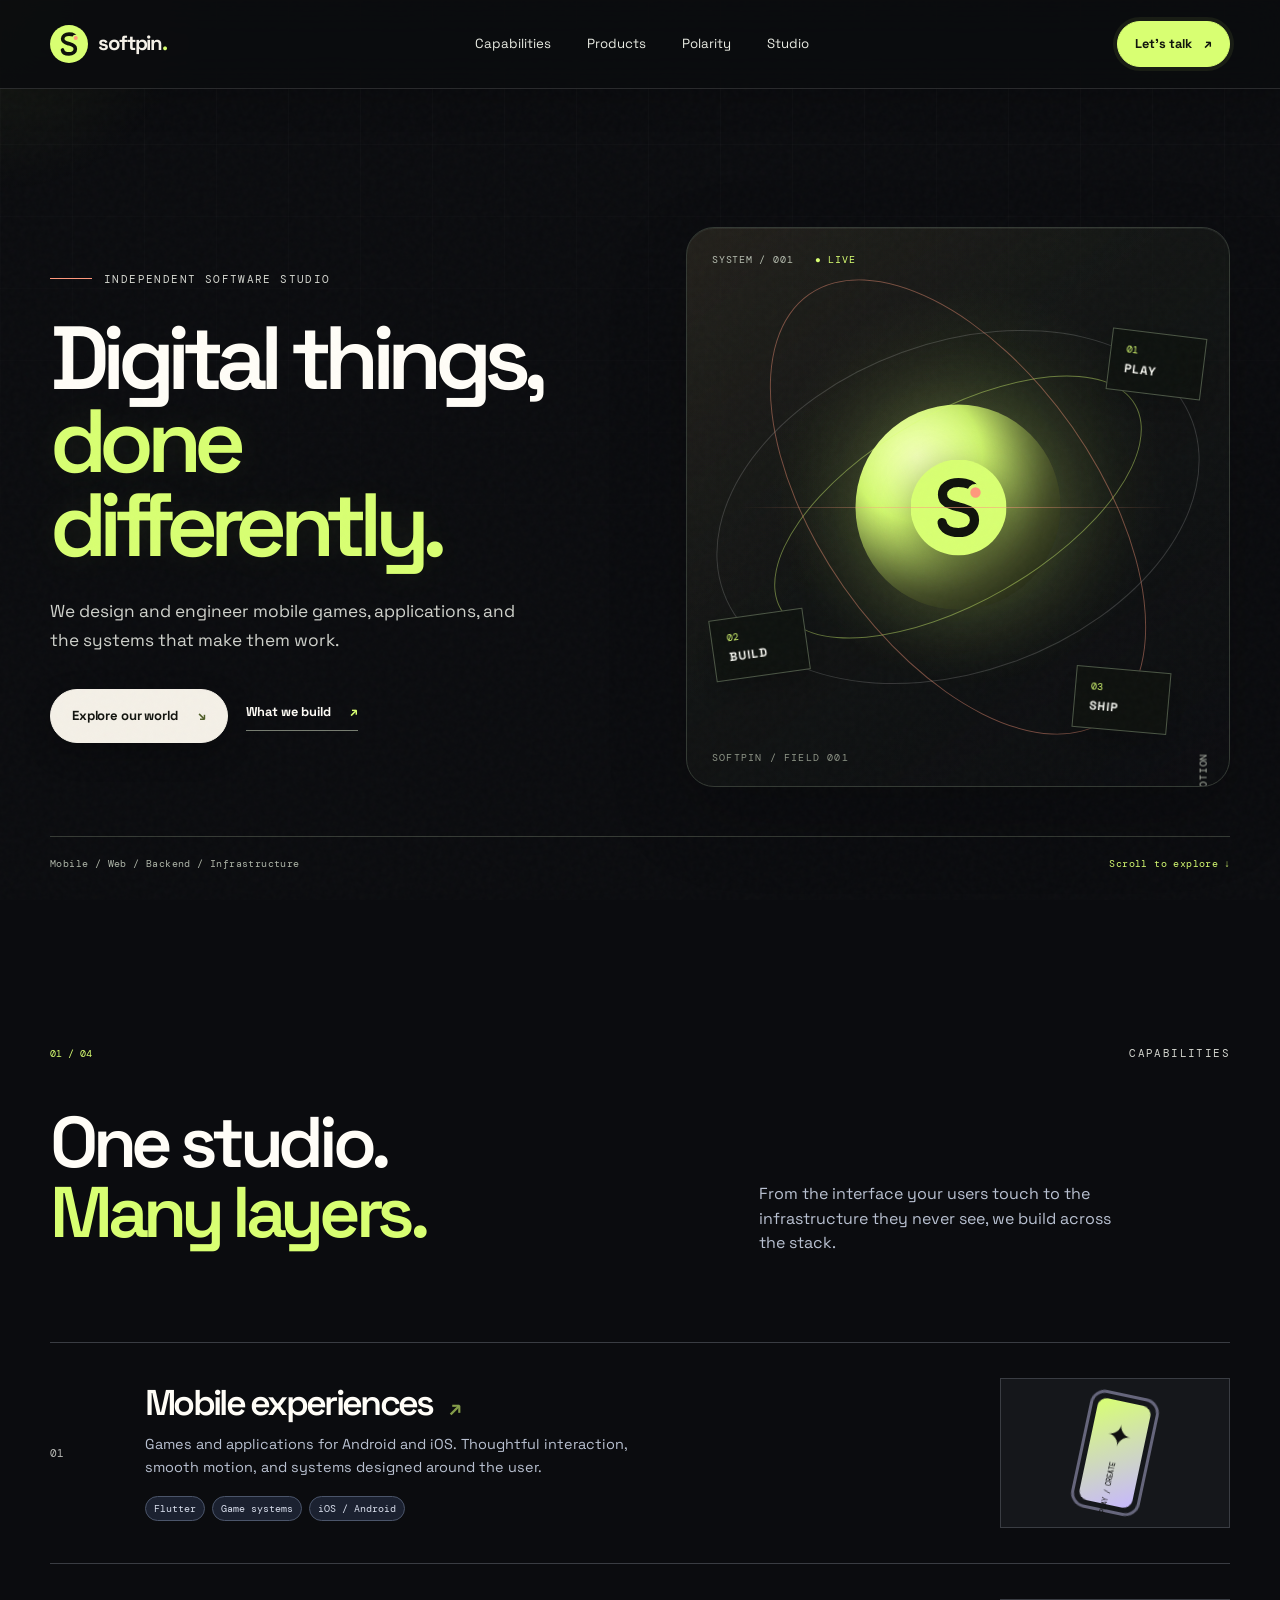
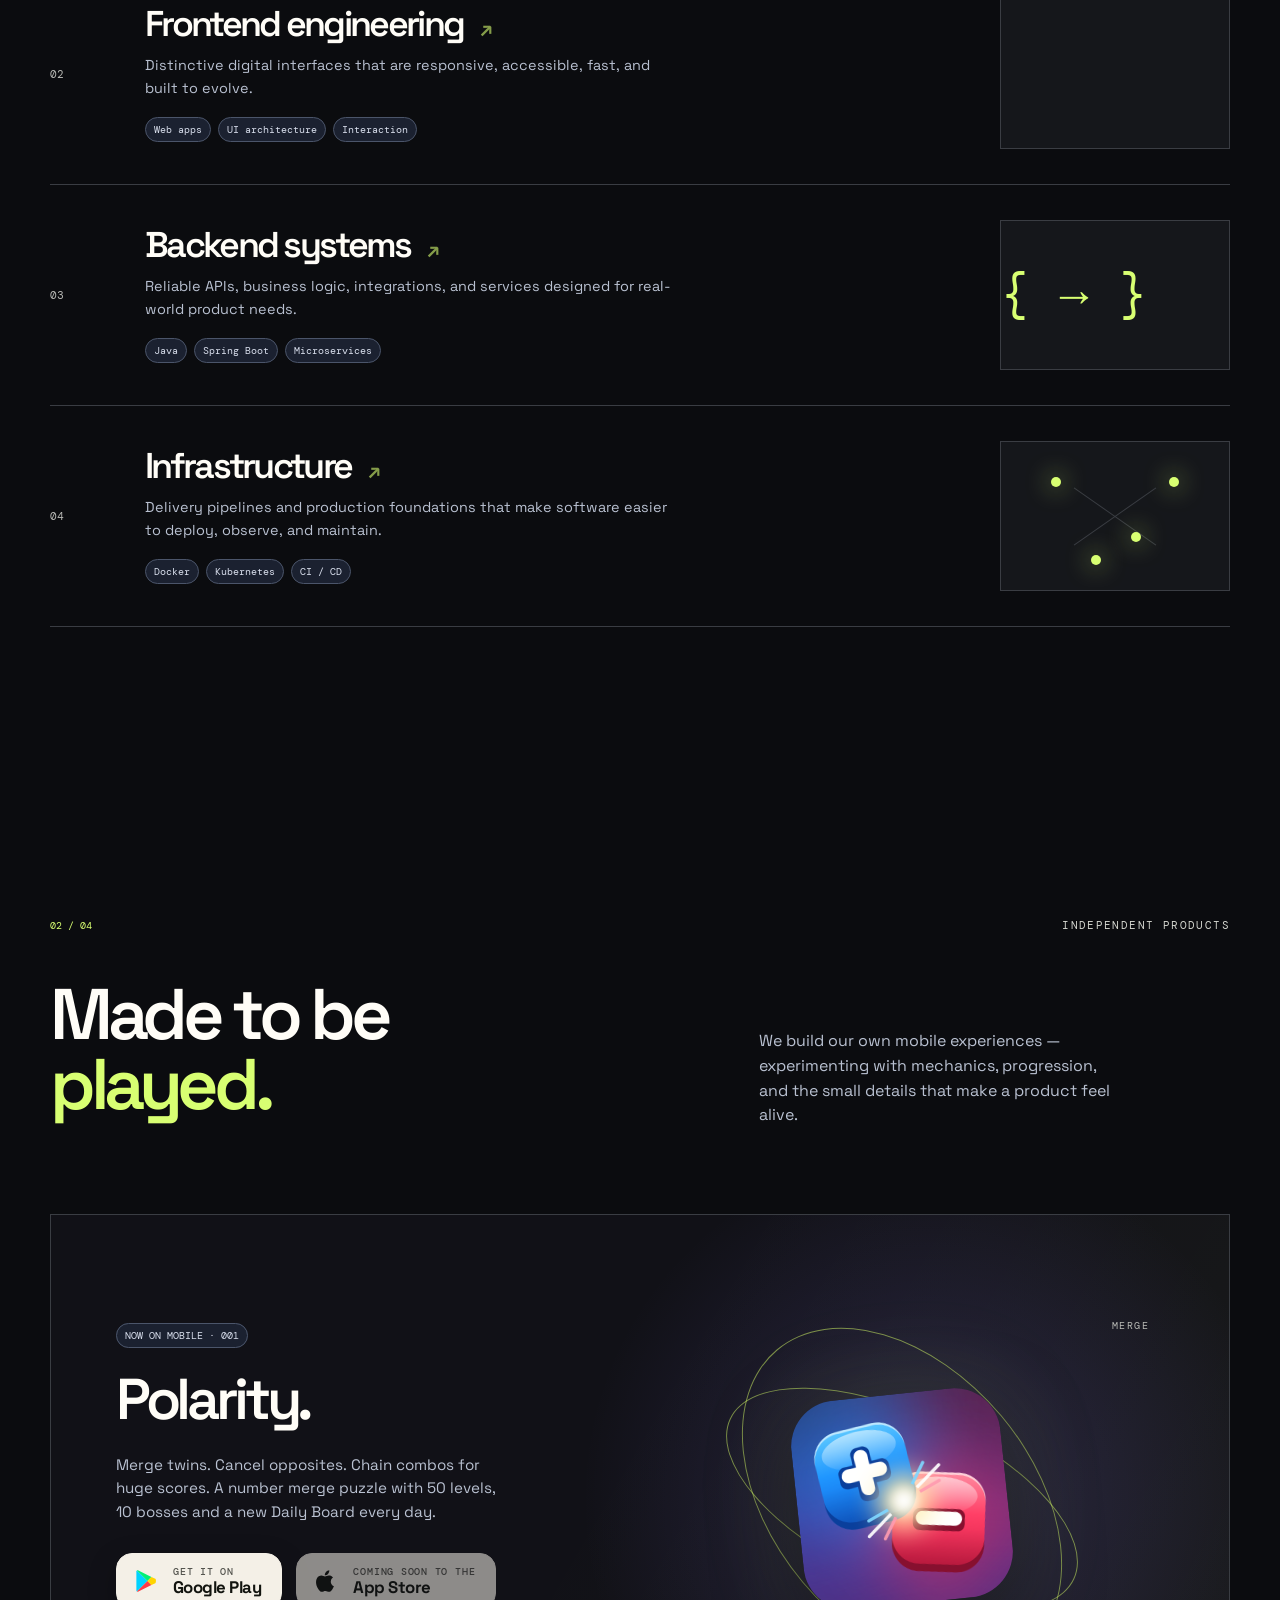
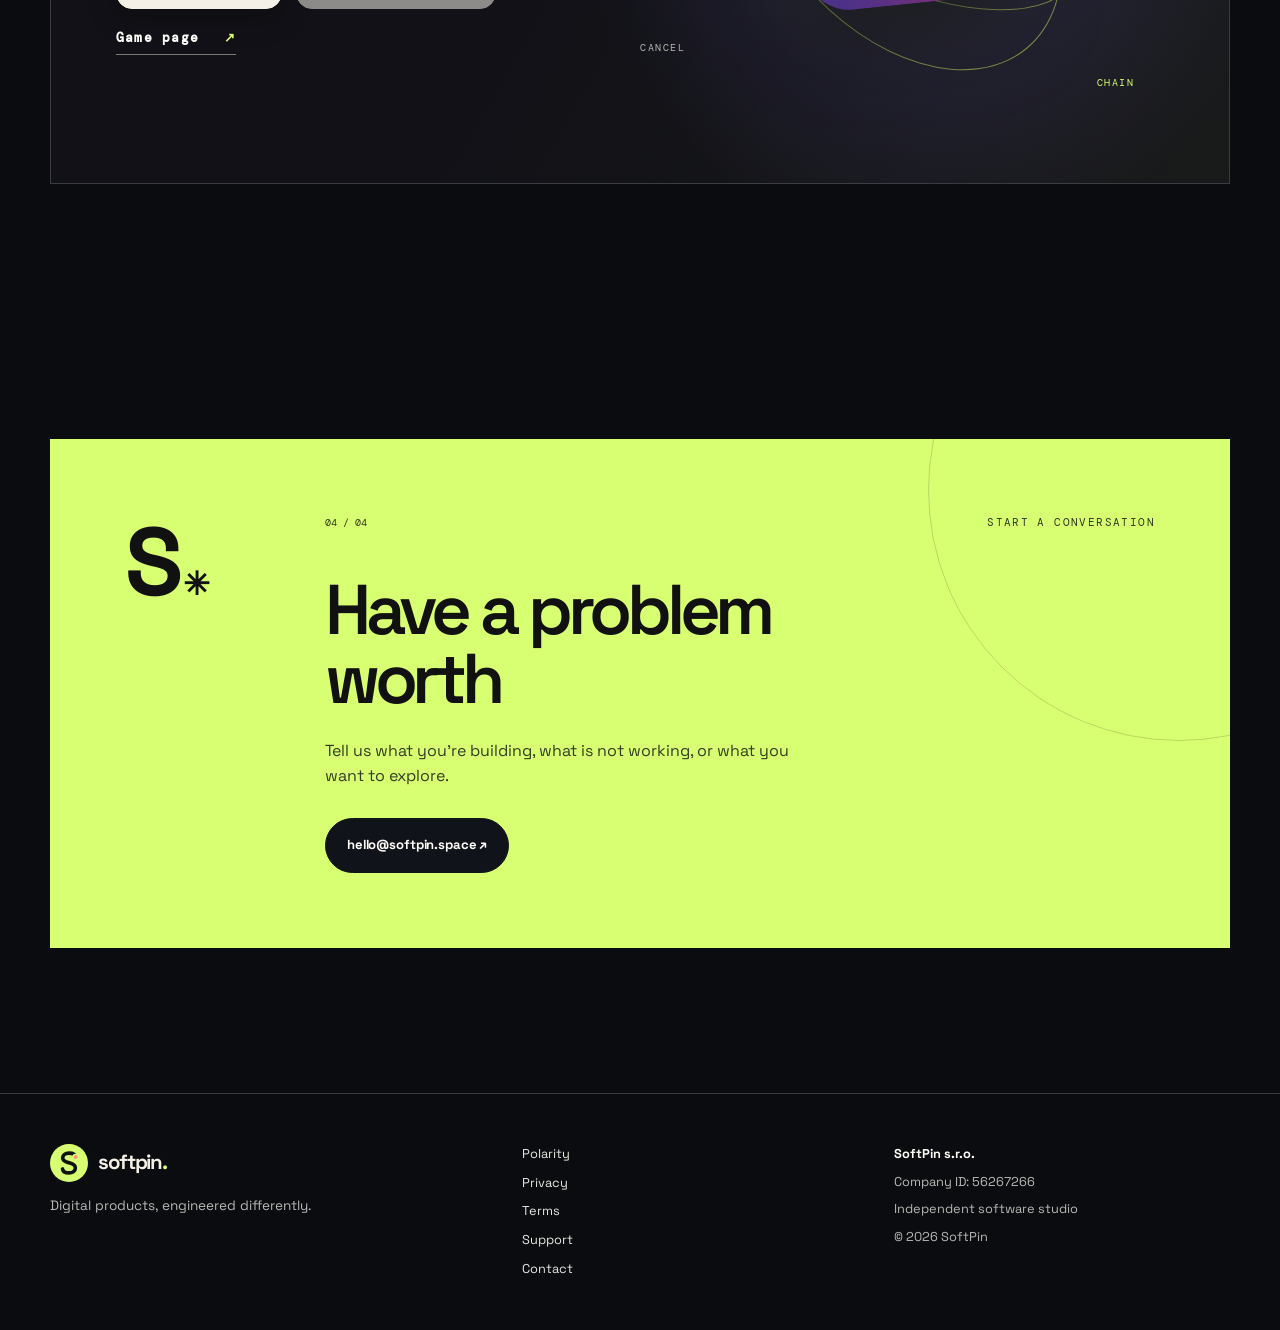
<file: index.html>
<!doctype html>
<html lang="en">
<head>
  <meta charset="utf-8">
  <meta name="viewport" content="width=device-width, initial-scale=1">
  <meta name="description" content="SoftPin creates mobile games, digital products, software systems, and infrastructure.">
  <meta name="theme-color" content="#09090d">
  <title>SoftPin — Digital products, engineered differently.</title>
  <link rel="icon" href="assets/favicon.svg" type="image/svg+xml">
  <link rel="apple-touch-icon" href="assets/polarity-touch-icon.png"><meta property="og:title" content="SoftPin — Digital products, engineered differently."><meta property="og:description" content="Independent software studio. Home of the mobile game Polarity."><meta property="og:type" content="website"><link rel="stylesheet" href="css/styles.css">
</head>
<body>
  <div class="noise" aria-hidden="true"></div>
  <div class="cursor-glow" aria-hidden="true"></div>

  <header class="header">
    <div class="container nav">
      <a class="logo" href="#top"><img class="logo-mark" src="assets/logo-mark.svg" alt="" width="38" height="38"><span>softpin<span class="logo-dot">.</span></span></a>
      <div class="nav-center">
        <a href="#services">Capabilities</a>
        <a href="#products">Products</a>
        <a href="polarity.html">Polarity</a>
        <a href="#about">Studio</a>
      </div>
      <a class="nav-cta" href="#contact">Let's talk <span>↗</span></a>
      <button class="menu-toggle" aria-label="Toggle menu" aria-expanded="false">☰</button>
    </div>
  </header>

  <main id="top">
    <section class="hero">
      <div class="container hero-layout">
        <div class="hero-copy reveal">
          <div class="eyebrow"><span class="eyebrow-line"></span> Independent software studio</div>
          <h1>Digital things,<br><em>done differently.</em></h1>
          <p class="hero-lead">We design and engineer mobile games, applications, and the systems that make them work.</p>
          <div class="hero-buttons">
            <a class="btn btn-light" href="#products">Explore our world <span>↘</span></a>
            <a class="text-link" href="#services">What we build <span>↗</span></a>
          </div>
        </div>

        <div class="hero-visual reveal delay-1" aria-label="Animated abstract software system visualization">
          <div class="visual-label label-top">SYSTEM / 001 <span>● LIVE</span></div>
          <div class="visual-label label-bottom">IDEAS INTO MOTION</div>
          <div class="planet planet-main"><div class="planet-core"><img src="assets/logo-mark.svg" alt="" width="96" height="96"></div></div>
          <div class="orbit orbit-a"></div>
          <div class="orbit orbit-b"></div>
          <div class="orbit orbit-c"></div>
          <div class="node node-a"><span>01</span><strong>PLAY</strong></div>
          <div class="node node-b"><span>02</span><strong>BUILD</strong></div>
          <div class="node node-c"><span>03</span><strong>SHIP</strong></div>
          <div class="scanline"></div>
        </div>
      </div>
      <div class="container hero-bottom">
        <span>Mobile / Web / Backend / Infrastructure</span>
        <span class="scroll-hint">Scroll to explore ↓</span>
      </div>
    </section>

    <section id="services" class="section capabilities">
      <div class="container">
        <div class="section-top reveal"><span class="section-number">01 / 04</span><span class="eyebrow">Capabilities</span></div>
        <div class="heading-row reveal"><h2>One studio.<br><em>Many layers.</em></h2><p>From the interface your users touch to the infrastructure they never see, we build across the stack.</p></div>
        <div class="capability-list">
          <article class="capability reveal"><span class="cap-index">01</span><div class="cap-main"><h3>Mobile experiences <span>↗</span></h3><p>Games and applications for Android and iOS. Thoughtful interaction, smooth motion, and systems designed around the user.</p><div class="chips"><span>Flutter</span><span>Game systems</span><span>iOS / Android</span></div></div><div class="cap-art art-phone"><div class="mini-phone"><div class="mini-screen">✦<small>PLAY / CREATE</small></div></div></div></article>
          <article class="capability reveal"><span class="cap-index">02</span><div class="cap-main"><h3>Frontend engineering <span>↗</span></h3><p>Distinctive digital interfaces that are responsive, accessible, fast, and built to evolve.</p><div class="chips"><span>Web apps</span><span>UI architecture</span><span>Interaction</span></div></div><div class="cap-art art-grid"><span></span><span></span><span></span><span></span><span></span><span></span></div></article>
          <article class="capability reveal"><span class="cap-index">03</span><div class="cap-main"><h3>Backend systems <span>↗</span></h3><p>Reliable APIs, business logic, integrations, and services designed for real-world product needs.</p><div class="chips"><span>Java</span><span>Spring Boot</span><span>Microservices</span></div></div><div class="cap-art art-code"><span>{</span><span>→</span><span>}</span></div></article>
          <article class="capability reveal"><span class="cap-index">04</span><div class="cap-main"><h3>Infrastructure <span>↗</span></h3><p>Delivery pipelines and production foundations that make software easier to deploy, observe, and maintain.</p><div class="chips"><span>Docker</span><span>Kubernetes</span><span>CI / CD</span></div></div><div class="cap-art art-network"><i></i><i></i><i></i><i></i></div></article>
        </div>
      </div>
    </section>

    <section id="products" class="section products">
      <div class="container">
        <div class="section-top reveal"><span class="section-number">02 / 04</span><span class="eyebrow">Independent products</span></div>
        <div class="heading-row reveal"><h2>Made to be<br><em>played.</em></h2><p>We build our own mobile experiences — experimenting with mechanics, progression, and the small details that make a product feel alive.</p></div>
        <div class="product-stage reveal">
          <div class="product-backdrop"></div>
          <div class="product-copy"><span class="pill">NOW ON MOBILE · 001</span><h3>Polarity.</h3><p>Merge twins. Cancel opposites. Chain combos for huge scores. A number merge puzzle with 50 levels, 10 bosses and a new Daily Board every day.</p><div class="store-row"><a class="btn-store" href="https://play.google.com/store/apps/details?id=com.softpin.polarity" rel="noopener" data-store="google-play"><svg viewBox="0 0 24 24" aria-hidden="true"><path fill="#00d2ff" d="M3.600 2.300 13.400 12 3.600 21.700c-.3-.2-.5-.6-.5-1V3.300c0-.4.200-.8.500-1z"/><path fill="#00f076" d="m17 8.400-3.600 3.600L3.600 2.300c.4-.2.900-.2 1.400.1z"/><path fill="#ff3a44" d="m17 15.600-12 6c-.5.300-1 .3-1.400.1l9.800-9.700z"/><path fill="#ffd400" d="m20.600 10 0 0c.8.500.8 3.500 0 4l-3.600 1.600L13.400 12 17 8.400z"/></svg><span><small>Get it on</small><strong>Google Play</strong></span></a><span class="btn-store soon" aria-disabled="true"><svg viewBox="0 0 24 24" aria-hidden="true"><path fill="currentColor" d="M16.4 12.6c0-2.500 2-3.700 2.100-3.800-1.200-1.700-3-1.900-3.600-1.900-1.500-.2-3 .9-3.800.9-.8 0-2-.9-3.300-.9-1.700 0-3.300 1-4.100 2.500-1.800 3.100-.5 7.600 1.300 10.100.9 1.200 1.900 2.600 3.200 2.500 1.300-.1 1.800-.8 3.300-.8s2 .8 3.300.8c1.400 0 2.300-1.200 3.100-2.400 1-1.400 1.400-2.800 1.400-2.900-.1 0-2.900-1.100-2.900-4.100zM14 5.200c.7-.9 1.200-2 1-3.200-1 0-2.300.7-3 1.600-.7.8-1.200 2-1.100 3.100 1.100.1 2.300-.6 3.100-1.500z"/></svg><span><small>Coming soon to the</small><strong>App Store</strong></span></span></div><p class="game-note"><a class="text-link" href="polarity.html">Game page <span>↗</span></a></p></div><div class="game-art"><div class="game-ring ring-one"></div><div class="game-ring ring-two"></div><img class="game-icon" src="assets/polarity-icon.png" alt="Polarity app icon" width="210" height="210"><span class="floating-word word-one">MERGE</span><span class="floating-word word-two">CANCEL</span><span class="floating-word word-three">CHAIN</span></div>
        </div>
      </div>
    </section>

    <section id="contact" class="section contact">
      <div class="container contact-panel reveal">
        <div class="contact-mark">S<span>✳</span></div>
        <div><div class="section-top"><span class="section-number">04 / 04</span><span class="eyebrow">Start a conversation</span></div><h2>Have a problem<br>worth <em>solving?</em></h2><p>Tell us what you're building, what is not working, or what you want to explore.</p><a class="btn btn-light" href="mailto:hello@softpin.space">hello@softpin.space ↗</a></div>
      </div>
    </section>
  </main>

  <footer class="footer"><div class="container footer-grid"><div><a class="logo" href="#top"><img class="logo-mark" src="assets/logo-mark.svg" alt="" width="38" height="38"><span>softpin<span class="logo-dot">.</span></span></a><p>Digital products, engineered differently.</p></div><div class="footer-links"><a href="polarity.html">Polarity</a><a href="privacy-policy.html">Privacy</a><a href="terms.html">Terms</a><a href="support.html">Support</a><a href="mailto:hello@softpin.space">Contact</a></div><div class="footer-legal"><strong>SoftPin s.r.o.</strong><span>Company ID: 56267266</span><span>Independent software studio</span><span>© <span id="year"></span> SoftPin</span></div></div></footer>
  <script src="js/main.js"></script>
</body>
</html>
</file>
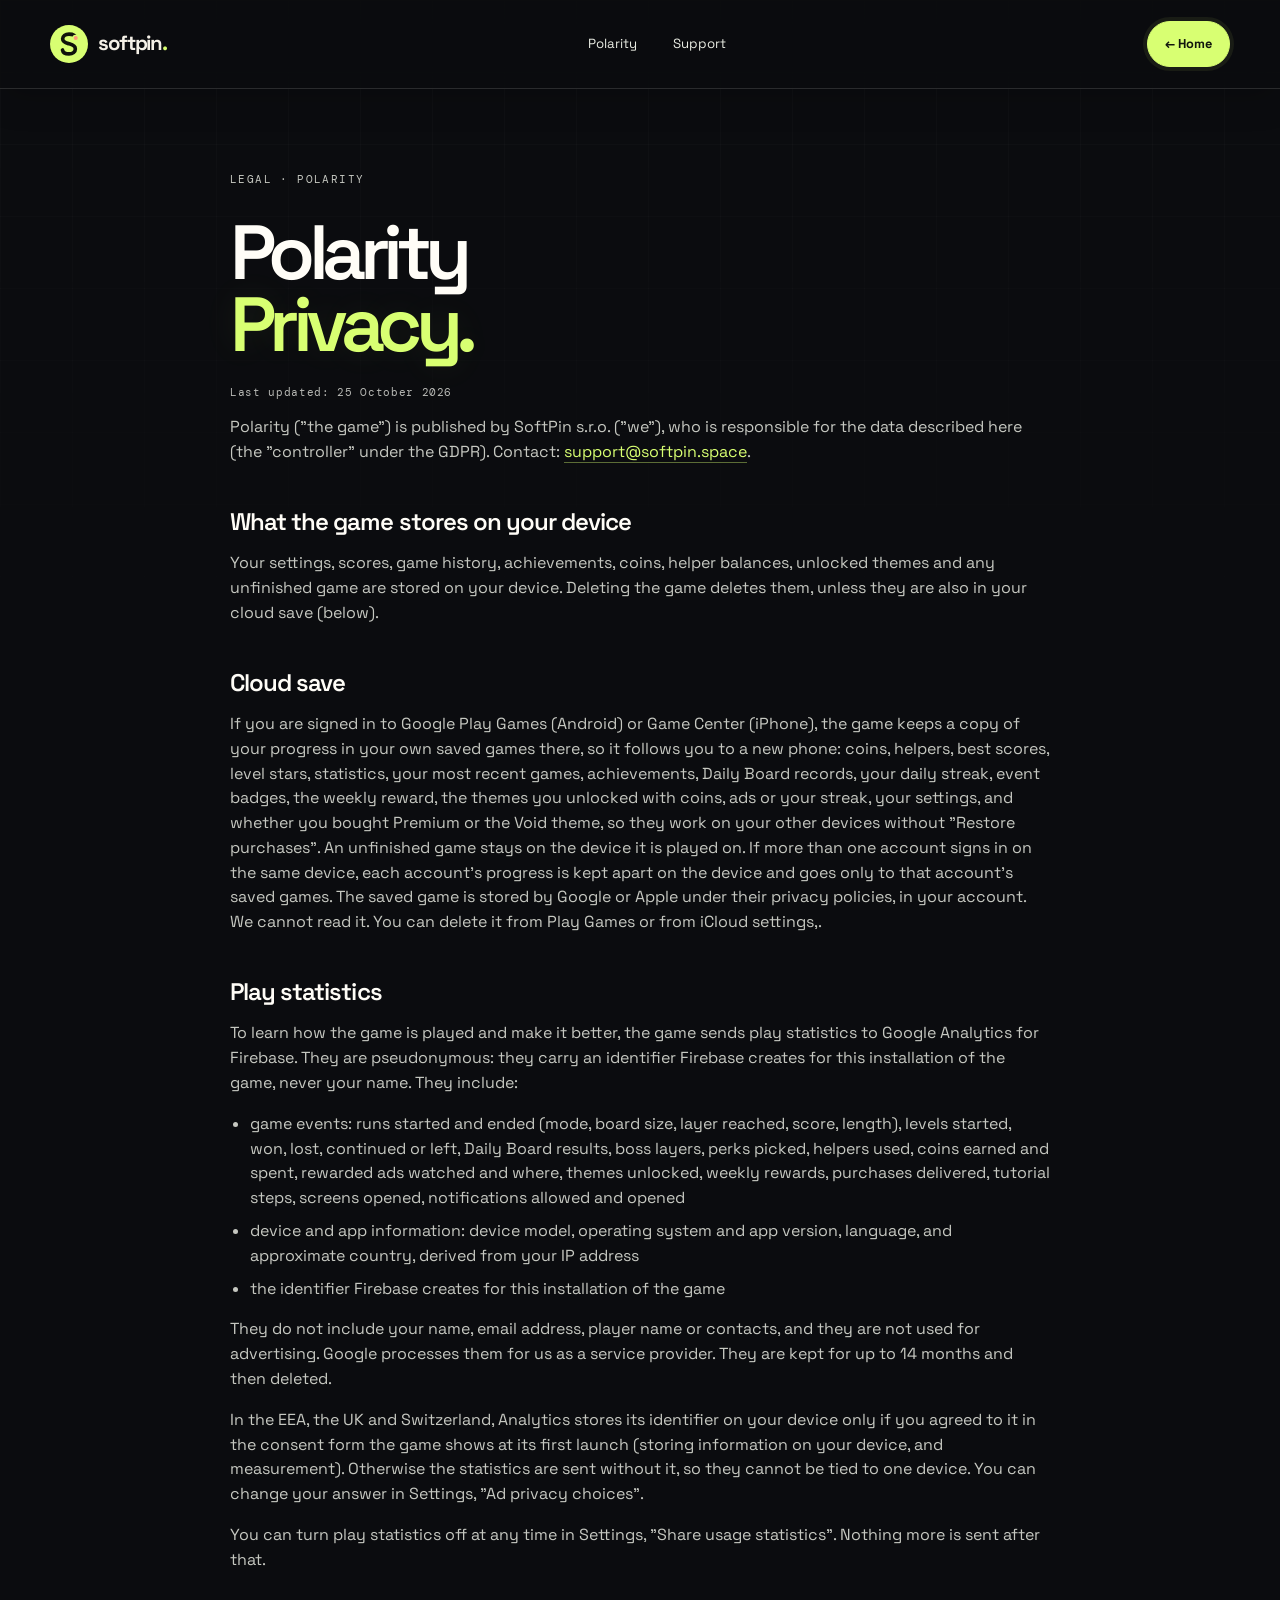
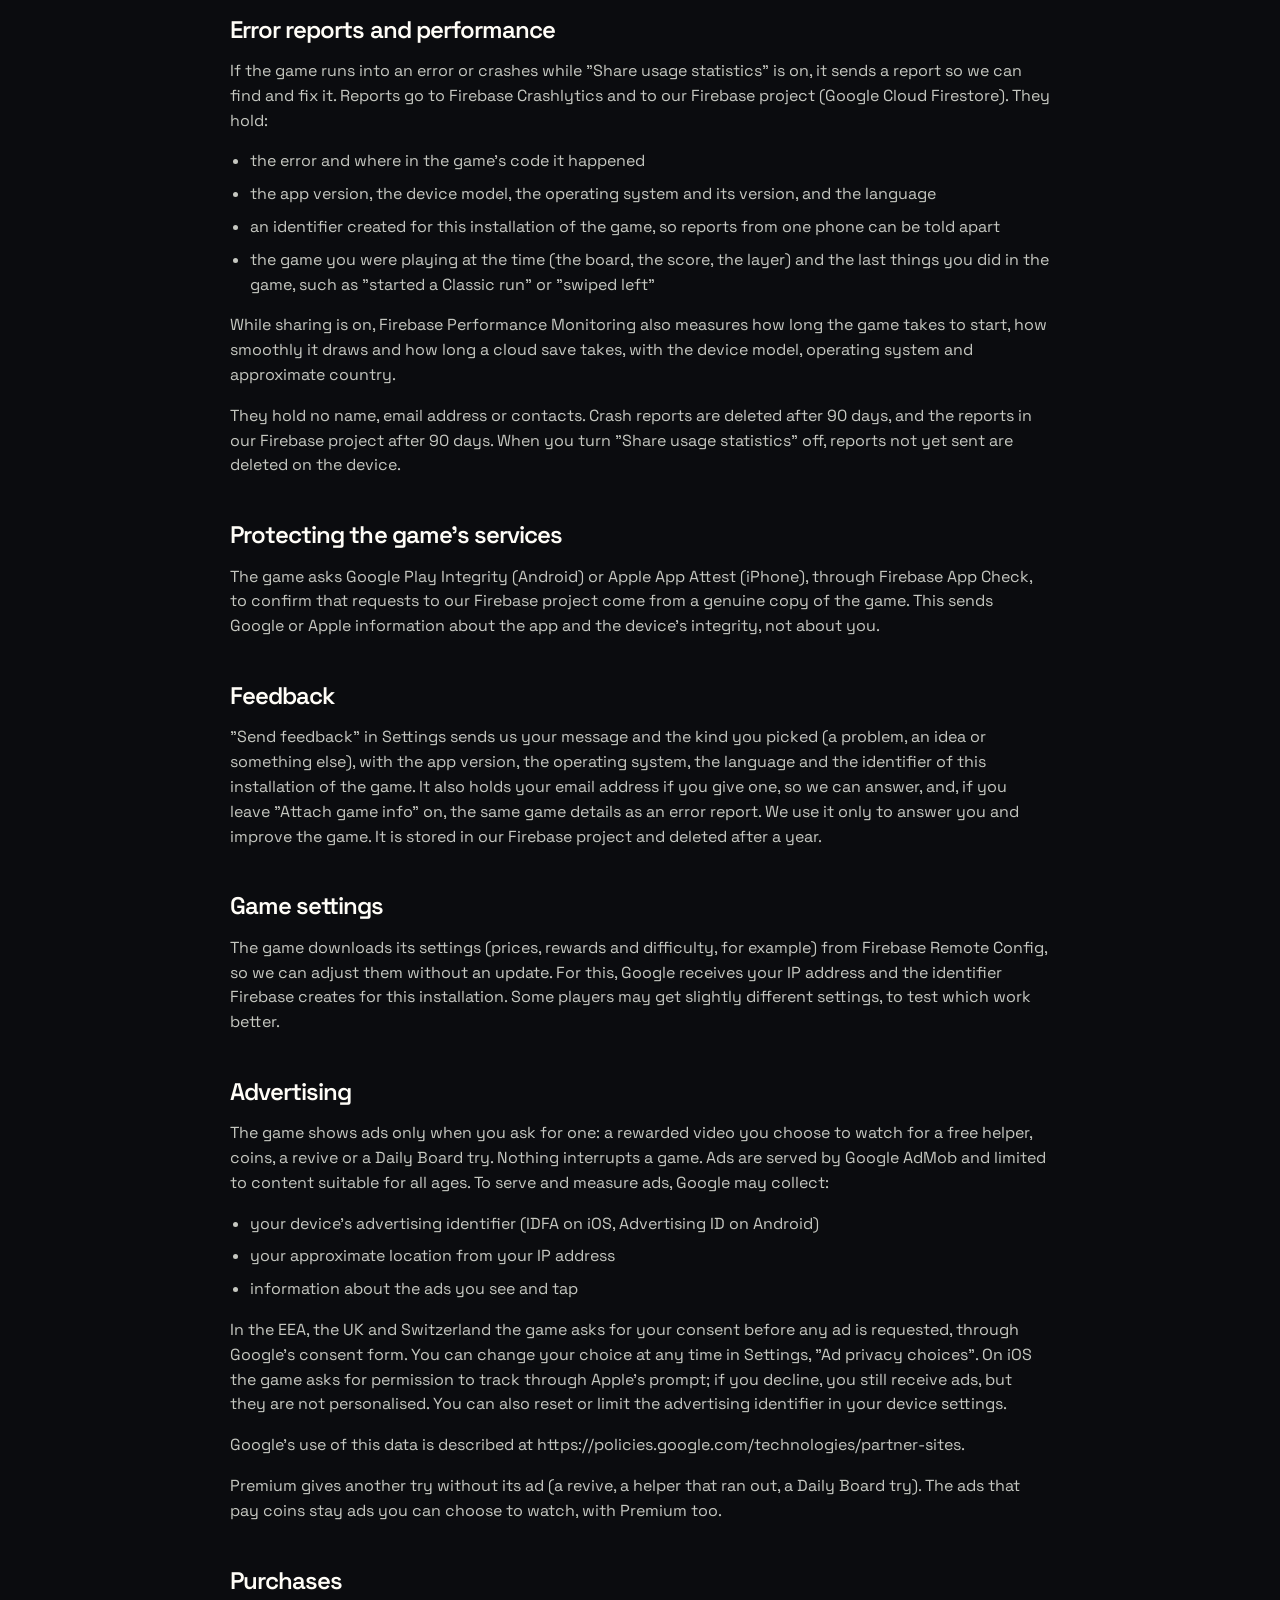
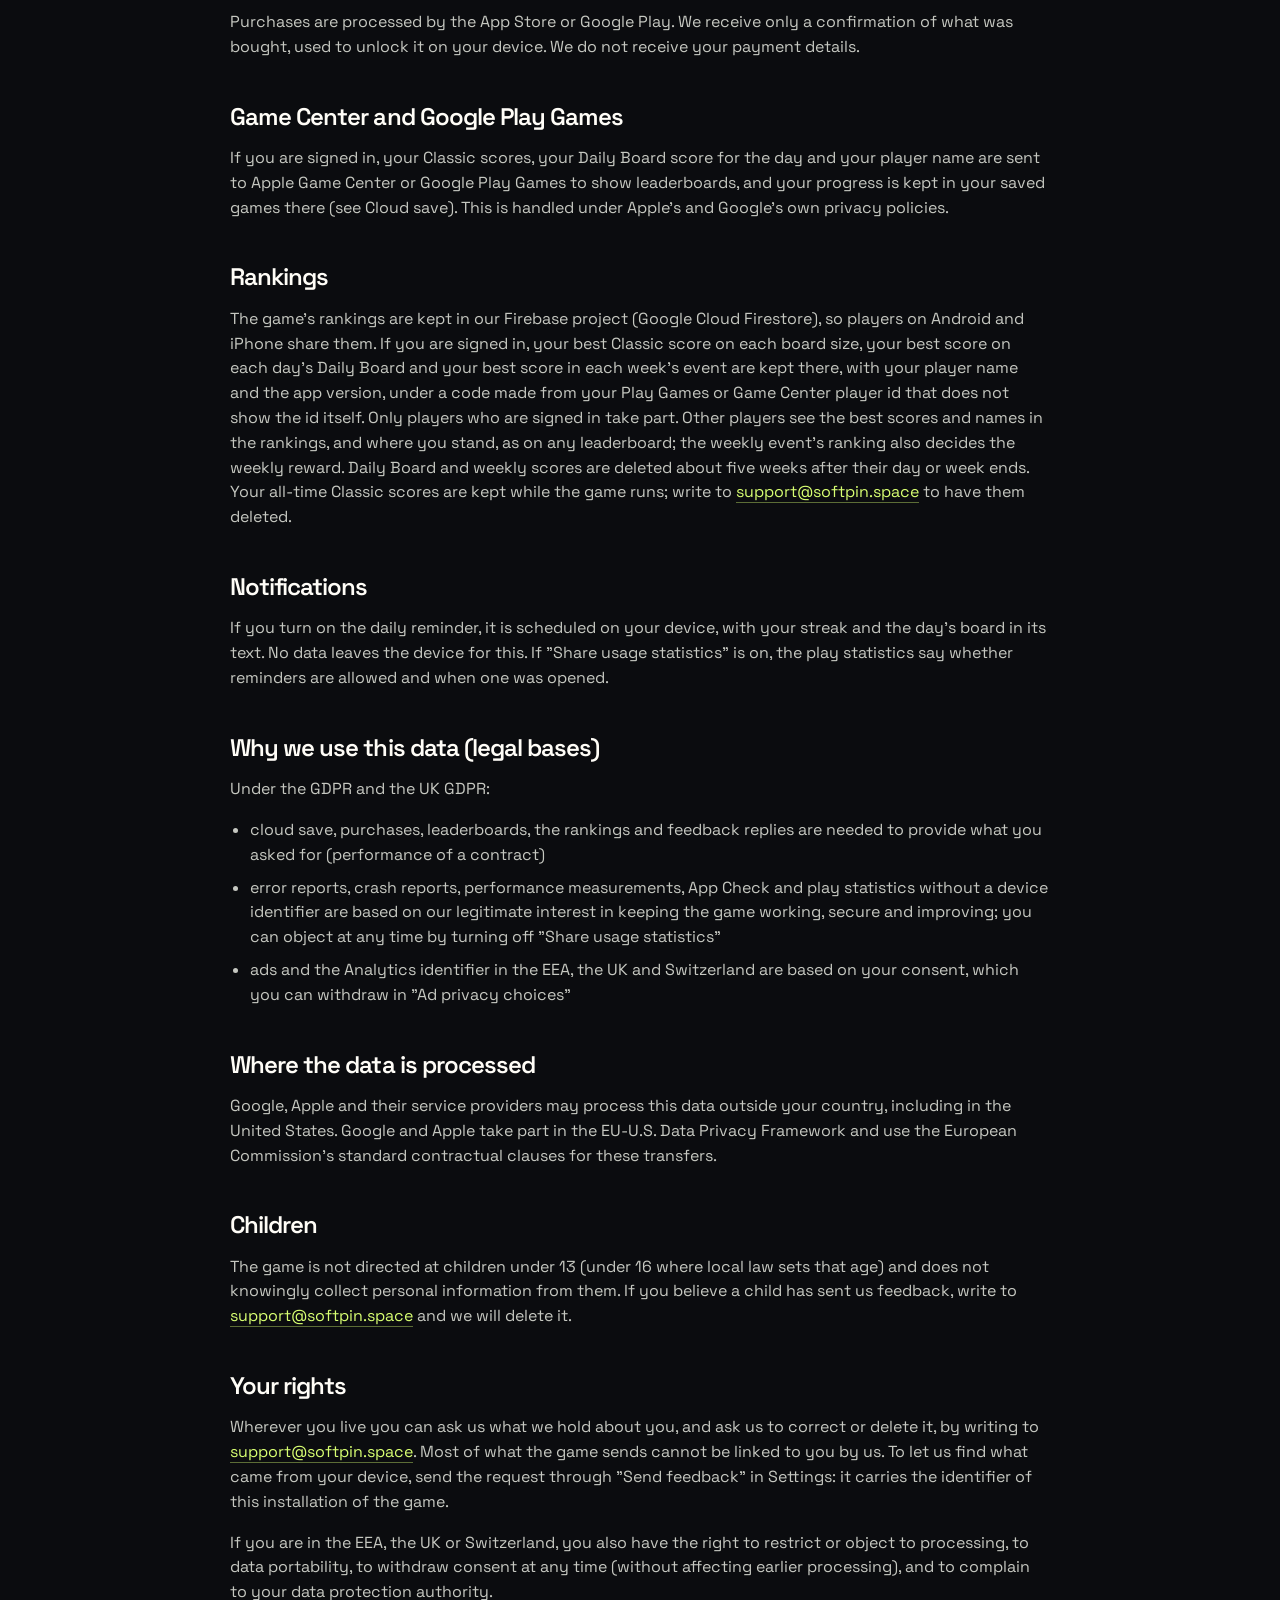
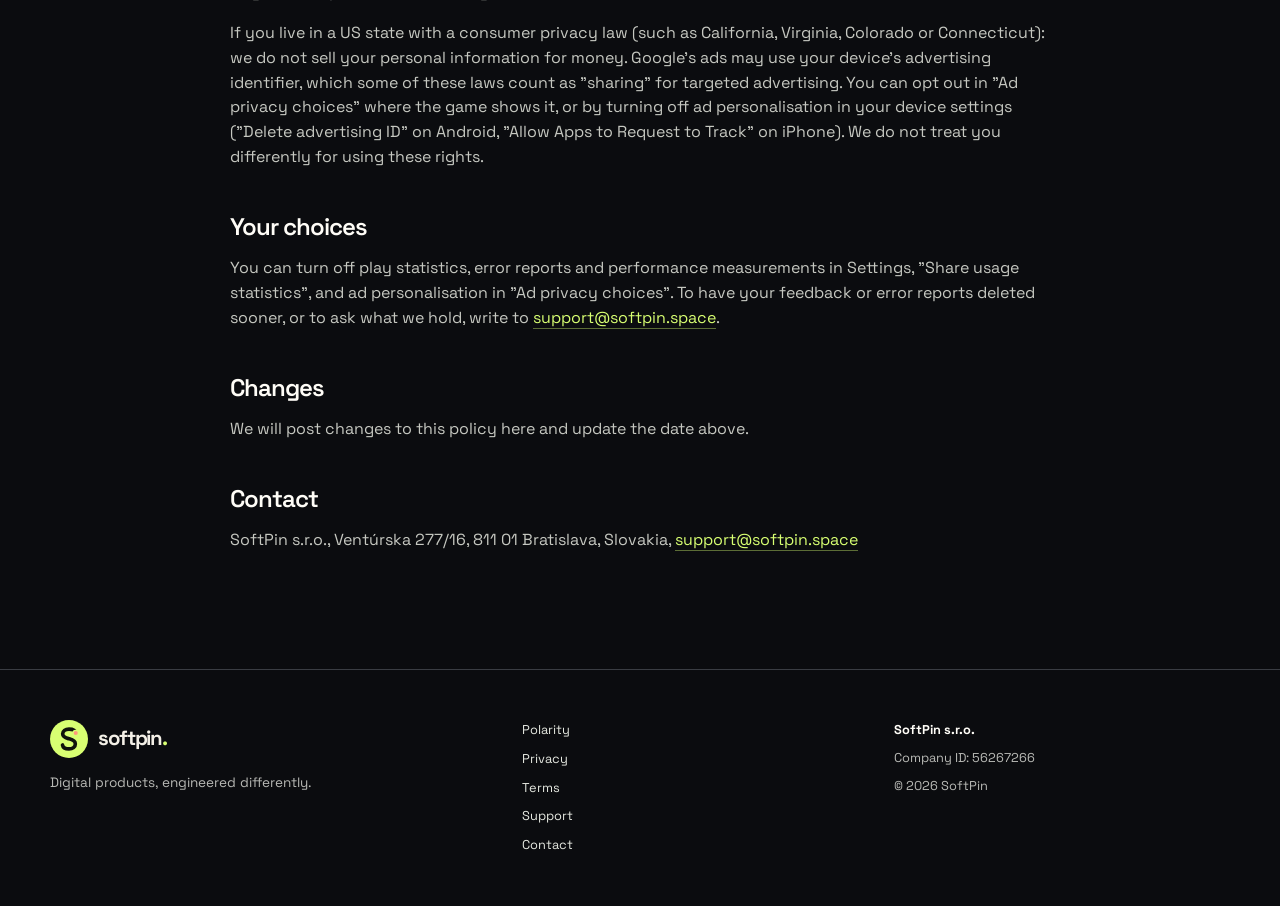
<file: polarity-privacy.html>
<!doctype html><html lang="en"><head><meta charset="utf-8"><meta name="viewport" content="width=device-width, initial-scale=1"><title>Polarity Privacy policy — SoftPin</title><meta name="description" content="What the Polarity game stores, sends and shares, and how to control it."><link rel="icon" href="assets/favicon.svg" type="image/svg+xml"><link rel="stylesheet" href="css/styles.css"></head><body><header class="header"><nav class="container nav"><a class="logo" href="index.html"><img class="logo-mark" src="assets/logo-mark.svg" alt="" width="38" height="38"><span>softpin<span class="logo-dot">.</span></span></a><div class="nav-center"><a href="polarity.html">Polarity</a><a href="support.html">Support</a></div><a class="nav-cta" href="index.html">← Home</a></nav></header><main class="container legal"><p class="eyebrow">Legal · Polarity</p><h1>Polarity<br><em>Privacy.</em></h1><p class="updated">Last updated: 25 October 2026</p><p>Polarity ("the game") is published by SoftPin s.r.o. ("we"), who is responsible for the data described here (the "controller" under the GDPR). Contact: <a href="mailto:support@softpin.space">support@softpin.space</a>.</p><h2>What the game stores on your device</h2><p>Your settings, scores, game history, achievements, coins, helper balances, unlocked themes and any unfinished game are stored on your device. Deleting the game deletes them, unless they are also in your cloud save (below).</p><h2>Cloud save</h2><p>If you are signed in to Google Play Games (Android) or Game Center (iPhone), the game keeps a copy of your progress in your own saved games there, so it follows you to a new phone: coins, helpers, best scores, level stars, statistics, your most recent games, achievements, Daily Board records, your daily streak, event badges, the weekly reward, the themes you unlocked with coins, ads or your streak, your settings, and whether you bought Premium or the Void theme, so they work on your other devices without "Restore purchases". An unfinished game stays on the device it is played on. If more than one account signs in on the same device, each account's progress is kept apart on the device and goes only to that account's saved games. The saved game is stored by Google or Apple under their privacy policies, in your account. We cannot read it. You can delete it from Play Games or from iCloud settings,.</p><h2>Play statistics</h2><p>To learn how the game is played and make it better, the game sends play statistics to Google Analytics for Firebase. They are pseudonymous: they carry an identifier Firebase creates for this installation of the game, never your name. They include:</p><ul><li>game events: runs started and ended (mode, board size, layer reached, score, length), levels started, won, lost, continued or left, Daily Board results, boss layers, perks picked, helpers used, coins earned and spent, rewarded ads watched and where, themes unlocked, weekly rewards, purchases delivered, tutorial steps, screens opened, notifications allowed and opened</li><li>device and app information: device model, operating system and app version, language, and approximate country, derived from your IP address</li><li>the identifier Firebase creates for this installation of the game</li></ul><p>They do not include your name, email address, player name or contacts, and they are not used for advertising. Google processes them for us as a service provider. They are kept for up to 14 months and then deleted.</p><p>In the EEA, the UK and Switzerland, Analytics stores its identifier on your device only if you agreed to it in the consent form the game shows at its first launch (storing information on your device, and measurement). Otherwise the statistics are sent without it, so they cannot be tied to one device. You can change your answer in Settings, "Ad privacy choices".</p><p>You can turn play statistics off at any time in Settings, "Share usage statistics". Nothing more is sent after that.</p><h2>Error reports and performance</h2><p>If the game runs into an error or crashes while "Share usage statistics" is on, it sends a report so we can find and fix it. Reports go to Firebase Crashlytics and to our Firebase project (Google Cloud Firestore). They hold:</p><ul><li>the error and where in the game's code it happened</li><li>the app version, the device model, the operating system and its version, and the language</li><li>an identifier created for this installation of the game, so reports from one phone can be told apart</li><li>the game you were playing at the time (the board, the score, the layer) and the last things you did in the game, such as "started a Classic run" or "swiped left"</li></ul><p>While sharing is on, Firebase Performance Monitoring also measures how long the game takes to start, how smoothly it draws and how long a cloud save takes, with the device model, operating system and approximate country.</p><p>They hold no name, email address or contacts. Crash reports are deleted after 90 days, and the reports in our Firebase project after 90 days. When you turn "Share usage statistics" off, reports not yet sent are deleted on the device.</p><h2>Protecting the game's services</h2><p>The game asks Google Play Integrity (Android) or Apple App Attest (iPhone), through Firebase App Check, to confirm that requests to our Firebase project come from a genuine copy of the game. This sends Google or Apple information about the app and the device's integrity, not about you.</p><h2>Feedback</h2><p>"Send feedback" in Settings sends us your message and the kind you picked (a problem, an idea or something else), with the app version, the operating system, the language and the identifier of this installation of the game. It also holds your email address if you give one, so we can answer, and, if you leave "Attach game info" on, the same game details as an error report. We use it only to answer you and improve the game. It is stored in our Firebase project and deleted after a year.</p><h2>Game settings</h2><p>The game downloads its settings (prices, rewards and difficulty, for example) from Firebase Remote Config, so we can adjust them without an update. For this, Google receives your IP address and the identifier Firebase creates for this installation. Some players may get slightly different settings, to test which work better.</p><h2>Advertising</h2><p>The game shows ads only when you ask for one: a rewarded video you choose to watch for a free helper, coins, a revive or a Daily Board try. Nothing interrupts a game. Ads are served by Google AdMob and limited to content suitable for all ages. To serve and measure ads, Google may collect:</p><ul><li>your device's advertising identifier (IDFA on iOS, Advertising ID on Android)</li><li>your approximate location from your IP address</li><li>information about the ads you see and tap</li></ul><p>In the EEA, the UK and Switzerland the game asks for your consent before any ad is requested, through Google's consent form. You can change your choice at any time in Settings, "Ad privacy choices". On iOS the game asks for permission to track through Apple's prompt; if you decline, you still receive ads, but they are not personalised. You can also reset or limit the advertising identifier in your device settings.</p><p>Google's use of this data is described at https://policies.google.com/technologies/partner-sites.</p><p>Premium gives another try without its ad (a revive, a helper that ran out, a Daily Board try). The ads that pay coins stay ads you can choose to watch, with Premium too.</p><h2>Purchases</h2><p>Purchases are processed by the App Store or Google Play. We receive only a confirmation of what was bought, used to unlock it on your device. We do not receive your payment details.</p><h2>Game Center and Google Play Games</h2><p>If you are signed in, your Classic scores, your Daily Board score for the day and your player name are sent to Apple Game Center or Google Play Games to show leaderboards, and your progress is kept in your saved games there (see Cloud save). This is handled under Apple's and Google's own privacy policies.</p><h2>Rankings</h2><p>The game's rankings are kept in our Firebase project (Google Cloud Firestore), so players on Android and iPhone share them. If you are signed in, your best Classic score on each board size, your best score on each day's Daily Board and your best score in each week's event are kept there, with your player name and the app version, under a code made from your Play Games or Game Center player id that does not show the id itself. Only players who are signed in take part. Other players see the best scores and names in the rankings, and where you stand, as on any leaderboard; the weekly event's ranking also decides the weekly reward. Daily Board and weekly scores are deleted about five weeks after their day or week ends. Your all-time Classic scores are kept while the game runs; write to <a href="mailto:support@softpin.space">support@softpin.space</a> to have them deleted.</p><h2>Notifications</h2><p>If you turn on the daily reminder, it is scheduled on your device, with your streak and the day's board in its text. No data leaves the device for this. If "Share usage statistics" is on, the play statistics say whether reminders are allowed and when one was opened.</p><h2>Why we use this data (legal bases)</h2><p>Under the GDPR and the UK GDPR:</p><ul><li>cloud save, purchases, leaderboards, the rankings and feedback replies are needed to provide what you asked for (performance of a contract)</li><li>error reports, crash reports, performance measurements, App Check and play statistics without a device identifier are based on our legitimate interest in keeping the game working, secure and improving; you can object at any time by turning off "Share usage statistics"</li><li>ads and the Analytics identifier in the EEA, the UK and Switzerland are based on your consent, which you can withdraw in "Ad privacy choices"</li></ul><h2>Where the data is processed</h2><p>Google, Apple and their service providers may process this data outside your country, including in the United States. Google and Apple take part in the EU-U.S. Data Privacy Framework and use the European Commission's standard contractual clauses for these transfers.</p><h2>Children</h2><p>The game is not directed at children under 13 (under 16 where local law sets that age) and does not knowingly collect personal information from them. If you believe a child has sent us feedback, write to <a href="mailto:support@softpin.space">support@softpin.space</a> and we will delete it.</p><h2>Your rights</h2><p>Wherever you live you can ask us what we hold about you, and ask us to correct or delete it, by writing to <a href="mailto:support@softpin.space">support@softpin.space</a>. Most of what the game sends cannot be linked to you by us. To let us find what came from your device, send the request through "Send feedback" in Settings: it carries the identifier of this installation of the game.</p><p>If you are in the EEA, the UK or Switzerland, you also have the right to restrict or object to processing, to data portability, to withdraw consent at any time (without affecting earlier processing), and to complain to your data protection authority.</p><p>If you live in a US state with a consumer privacy law (such as California, Virginia, Colorado or Connecticut): we do not sell your personal information for money. Google's ads may use your device's advertising identifier, which some of these laws count as "sharing" for targeted advertising. You can opt out in "Ad privacy choices" where the game shows it, or by turning off ad personalisation in your device settings ("Delete advertising ID" on Android, "Allow Apps to Request to Track" on iPhone). We do not treat you differently for using these rights.</p><h2>Your choices</h2><p>You can turn off play statistics, error reports and performance measurements in Settings, "Share usage statistics", and ad personalisation in "Ad privacy choices". To have your feedback or error reports deleted sooner, or to ask what we hold, write to <a href="mailto:support@softpin.space">support@softpin.space</a>.</p><h2>Changes</h2><p>We will post changes to this policy here and update the date above.</p><h2>Contact</h2><p>SoftPin s.r.o., Ventúrska 277/16, 811 01 Bratislava, Slovakia, <a href="mailto:support@softpin.space">support@softpin.space</a></p></main><footer class="footer"><div class="container footer-grid"><div><a class="logo" href="index.html"><img class="logo-mark" src="assets/logo-mark.svg" alt="" width="38" height="38"><span>softpin<span class="logo-dot">.</span></span></a><p>Digital products, engineered differently.</p></div><div class="footer-links"><a href="polarity.html">Polarity</a><a href="privacy-policy.html">Privacy</a><a href="terms.html">Terms</a><a href="support.html">Support</a><a href="mailto:hello@softpin.space">Contact</a></div><div class="footer-legal"><strong>SoftPin s.r.o.</strong><span>Company ID: 56267266</span><span>© 2026 SoftPin</span></div></div></footer><script src="js/main.js"></script></body></html>
</file>
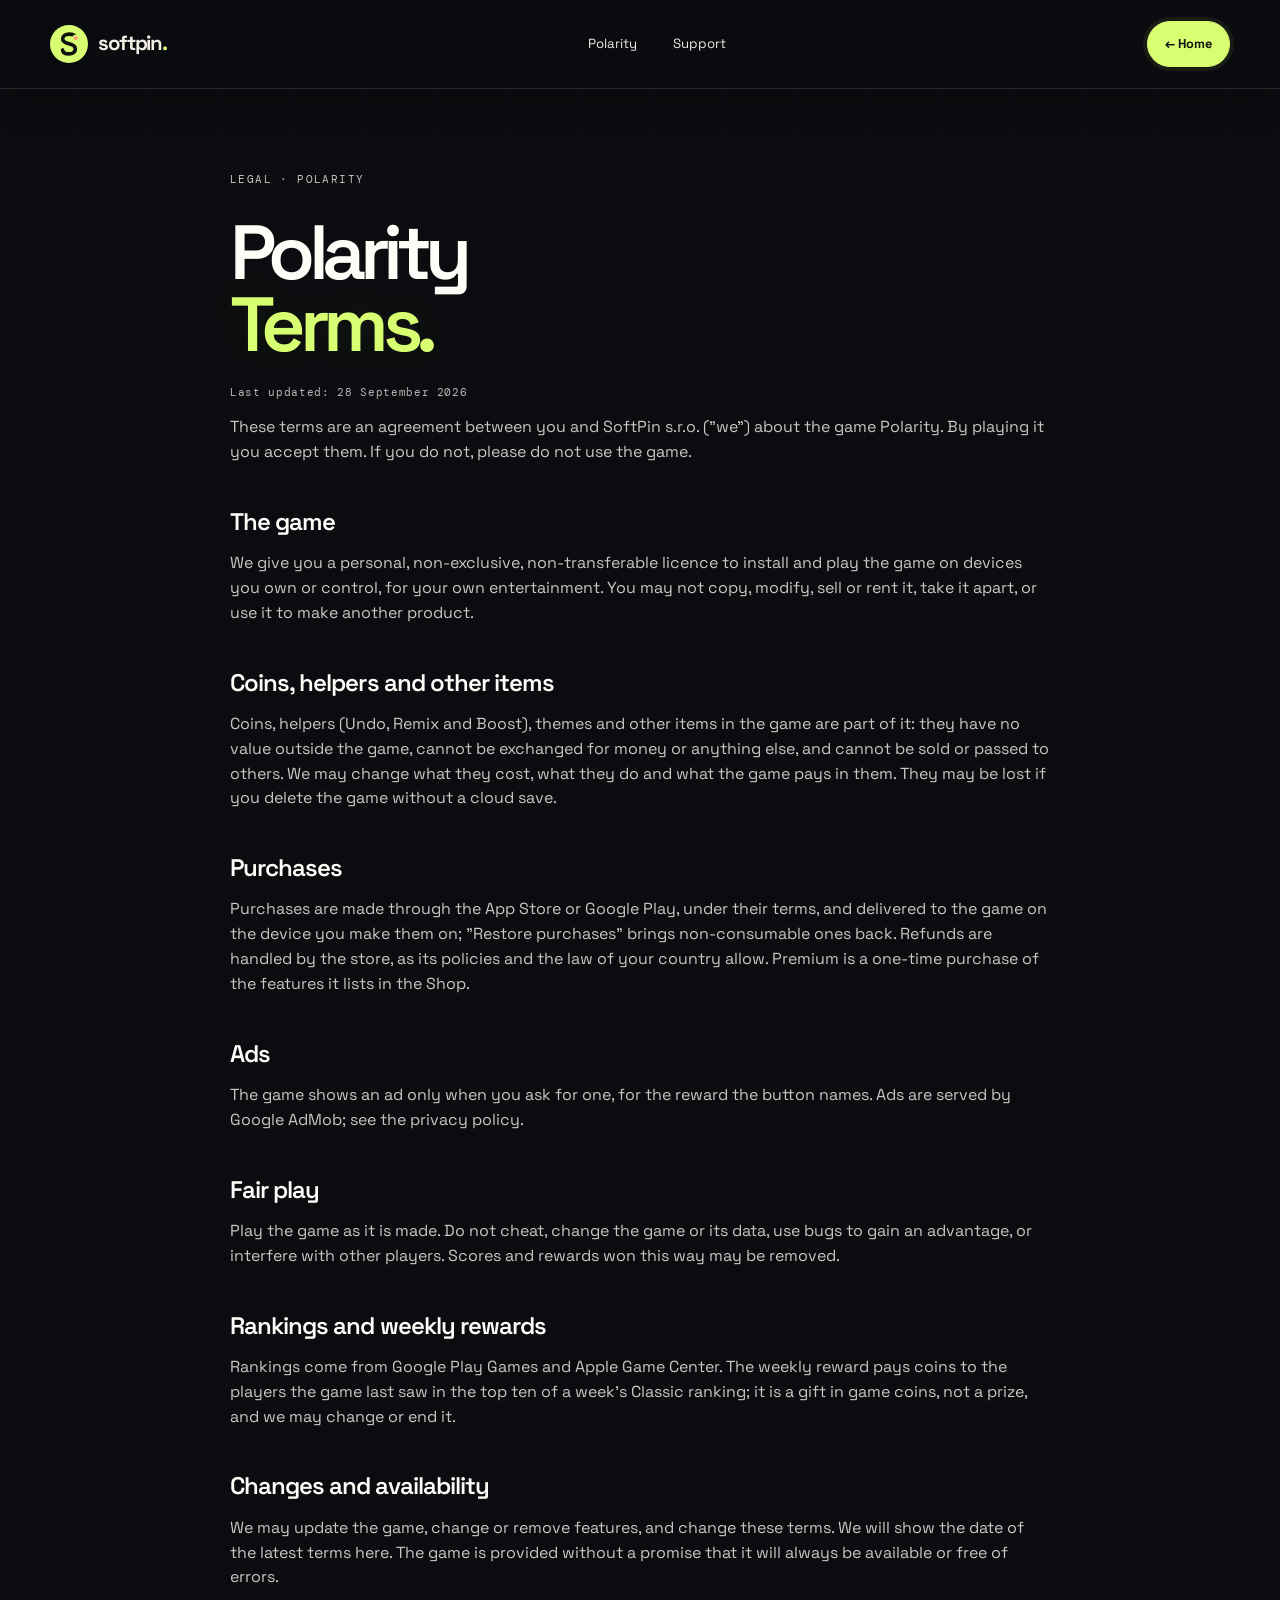
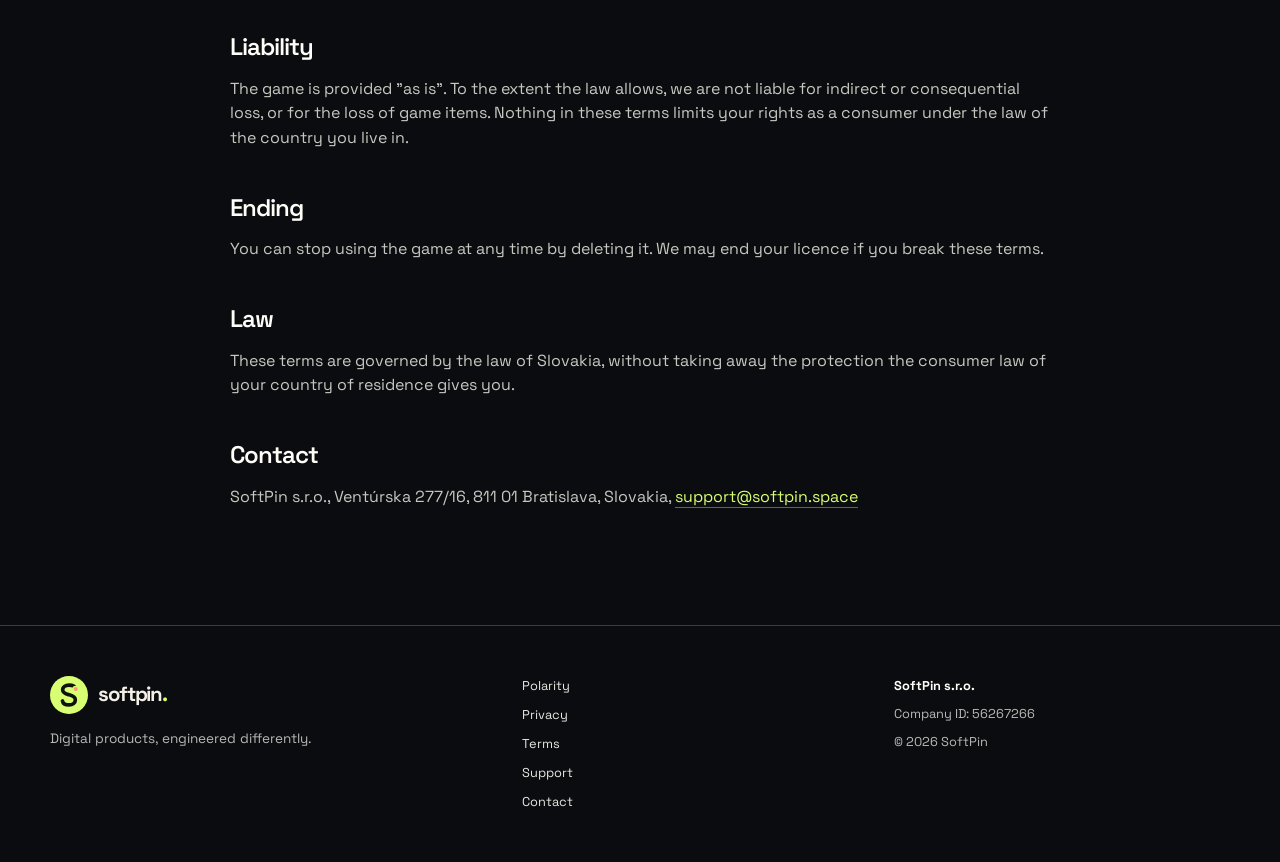
<file: polarity-terms.html>
<!doctype html><html lang="en"><head><meta charset="utf-8"><meta name="viewport" content="width=device-width, initial-scale=1"><title>Polarity Terms of use — SoftPin</title><meta name="description" content="The terms of use for the Polarity game."><link rel="icon" href="assets/favicon.svg" type="image/svg+xml"><link rel="stylesheet" href="css/styles.css"></head><body><header class="header"><nav class="container nav"><a class="logo" href="index.html"><img class="logo-mark" src="assets/logo-mark.svg" alt="" width="38" height="38"><span>softpin<span class="logo-dot">.</span></span></a><div class="nav-center"><a href="polarity.html">Polarity</a><a href="support.html">Support</a></div><a class="nav-cta" href="index.html">← Home</a></nav></header><main class="container legal"><p class="eyebrow">Legal · Polarity</p><h1>Polarity<br><em>Terms.</em></h1><p class="updated">Last updated: 28 September 2026</p><p>These terms are an agreement between you and SoftPin s.r.o. ("we") about the game Polarity. By playing it you accept them. If you do not, please do not use the game.</p><h2>The game</h2><p>We give you a personal, non-exclusive, non-transferable licence to install and play the game on devices you own or control, for your own entertainment. You may not copy, modify, sell or rent it, take it apart, or use it to make another product.</p><h2>Coins, helpers and other items</h2><p>Coins, helpers (Undo, Remix and Boost), themes and other items in the game are part of it: they have no value outside the game, cannot be exchanged for money or anything else, and cannot be sold or passed to others. We may change what they cost, what they do and what the game pays in them. They may be lost if you delete the game without a cloud save.</p><h2>Purchases</h2><p>Purchases are made through the App Store or Google Play, under their terms, and delivered to the game on the device you make them on; "Restore purchases" brings non-consumable ones back. Refunds are handled by the store, as its policies and the law of your country allow. Premium is a one-time purchase of the features it lists in the Shop.</p><h2>Ads</h2><p>The game shows an ad only when you ask for one, for the reward the button names. Ads are served by Google AdMob; see the privacy policy.</p><h2>Fair play</h2><p>Play the game as it is made. Do not cheat, change the game or its data, use bugs to gain an advantage, or interfere with other players. Scores and rewards won this way may be removed.</p><h2>Rankings and weekly rewards</h2><p>Rankings come from Google Play Games and Apple Game Center. The weekly reward pays coins to the players the game last saw in the top ten of a week's Classic ranking; it is a gift in game coins, not a prize, and we may change or end it.</p><h2>Changes and availability</h2><p>We may update the game, change or remove features, and change these terms. We will show the date of the latest terms here. The game is provided without a promise that it will always be available or free of errors.</p><h2>Liability</h2><p>The game is provided "as is". To the extent the law allows, we are not liable for indirect or consequential loss, or for the loss of game items. Nothing in these terms limits your rights as a consumer under the law of the country you live in.</p><h2>Ending</h2><p>You can stop using the game at any time by deleting it. We may end your licence if you break these terms.</p><h2>Law</h2><p>These terms are governed by the law of Slovakia, without taking away the protection the consumer law of your country of residence gives you.</p><h2>Contact</h2><p>SoftPin s.r.o., Ventúrska 277/16, 811 01 Bratislava, Slovakia, <a href="mailto:support@softpin.space">support@softpin.space</a></p></main><footer class="footer"><div class="container footer-grid"><div><a class="logo" href="index.html"><img class="logo-mark" src="assets/logo-mark.svg" alt="" width="38" height="38"><span>softpin<span class="logo-dot">.</span></span></a><p>Digital products, engineered differently.</p></div><div class="footer-links"><a href="polarity.html">Polarity</a><a href="privacy-policy.html">Privacy</a><a href="terms.html">Terms</a><a href="support.html">Support</a><a href="mailto:hello@softpin.space">Contact</a></div><div class="footer-legal"><strong>SoftPin s.r.o.</strong><span>Company ID: 56267266</span><span>© 2026 SoftPin</span></div></div></footer><script src="js/main.js"></script></body></html>
</file>
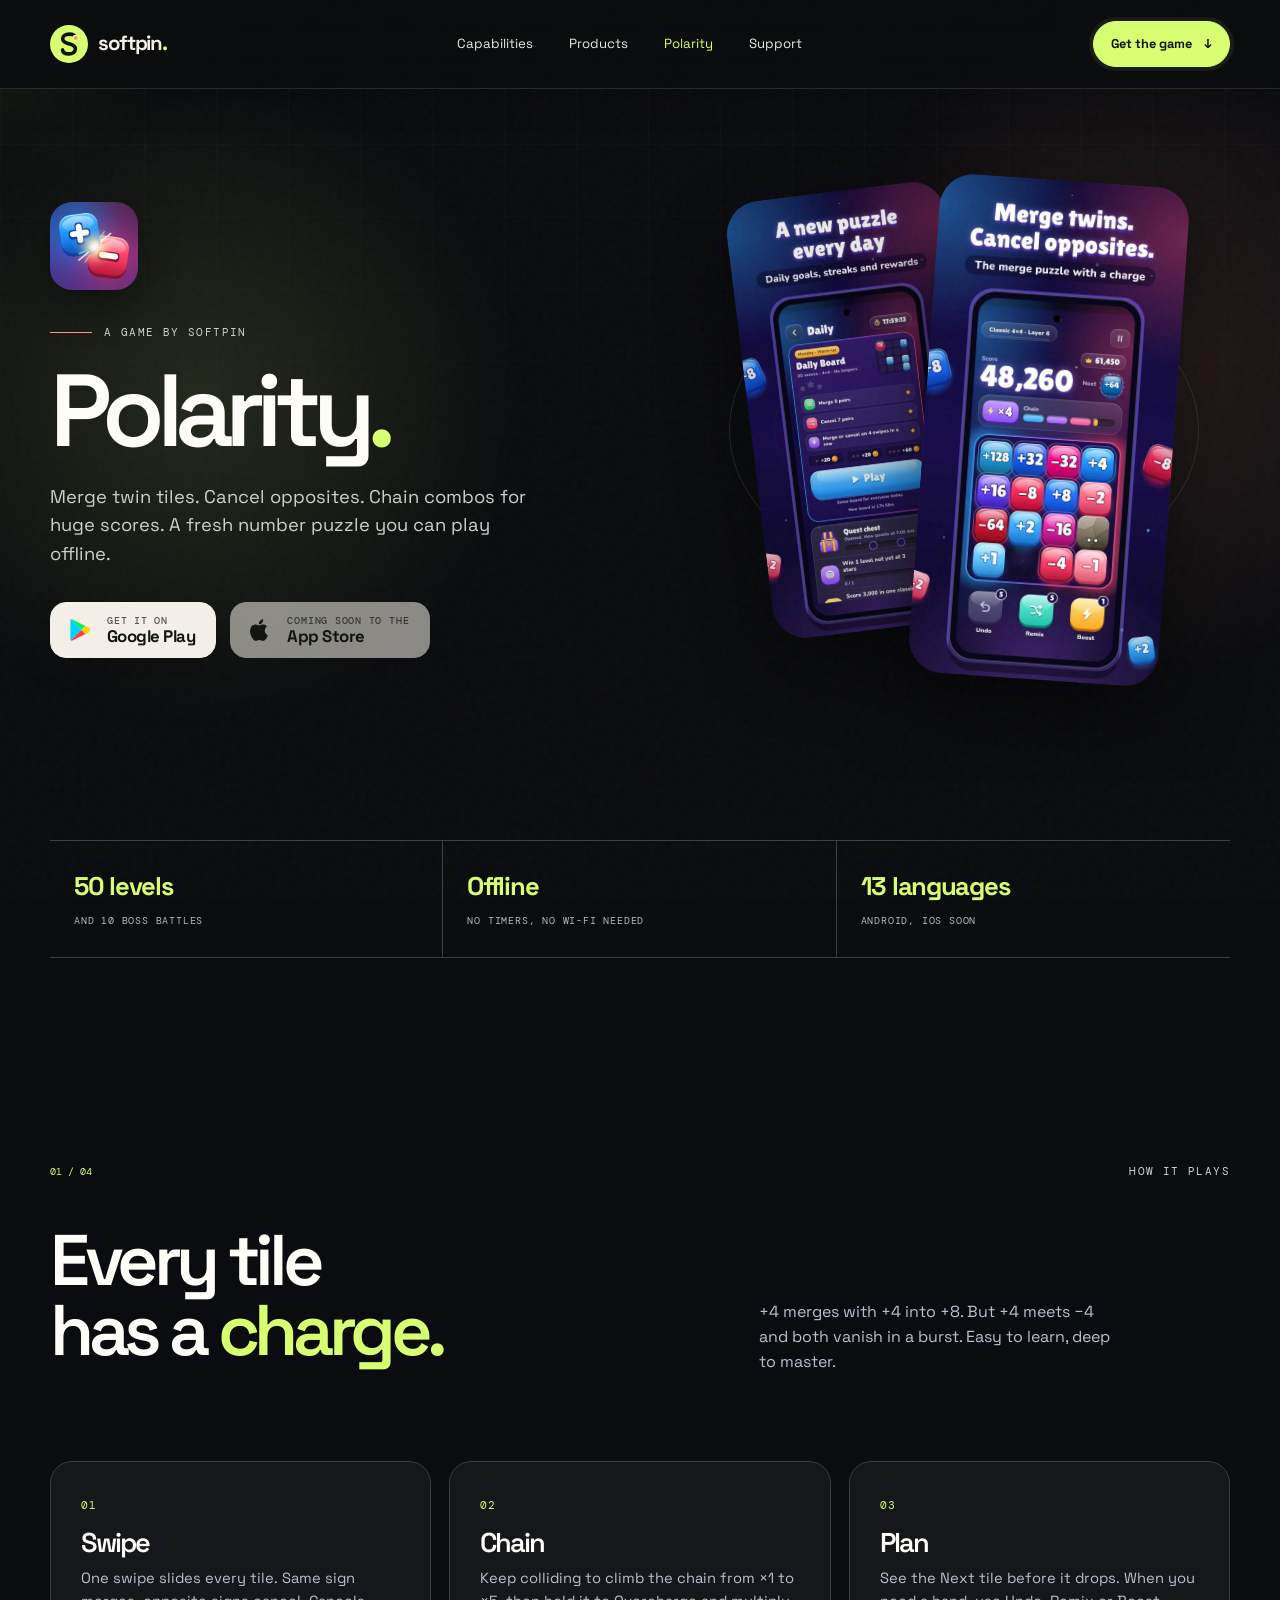
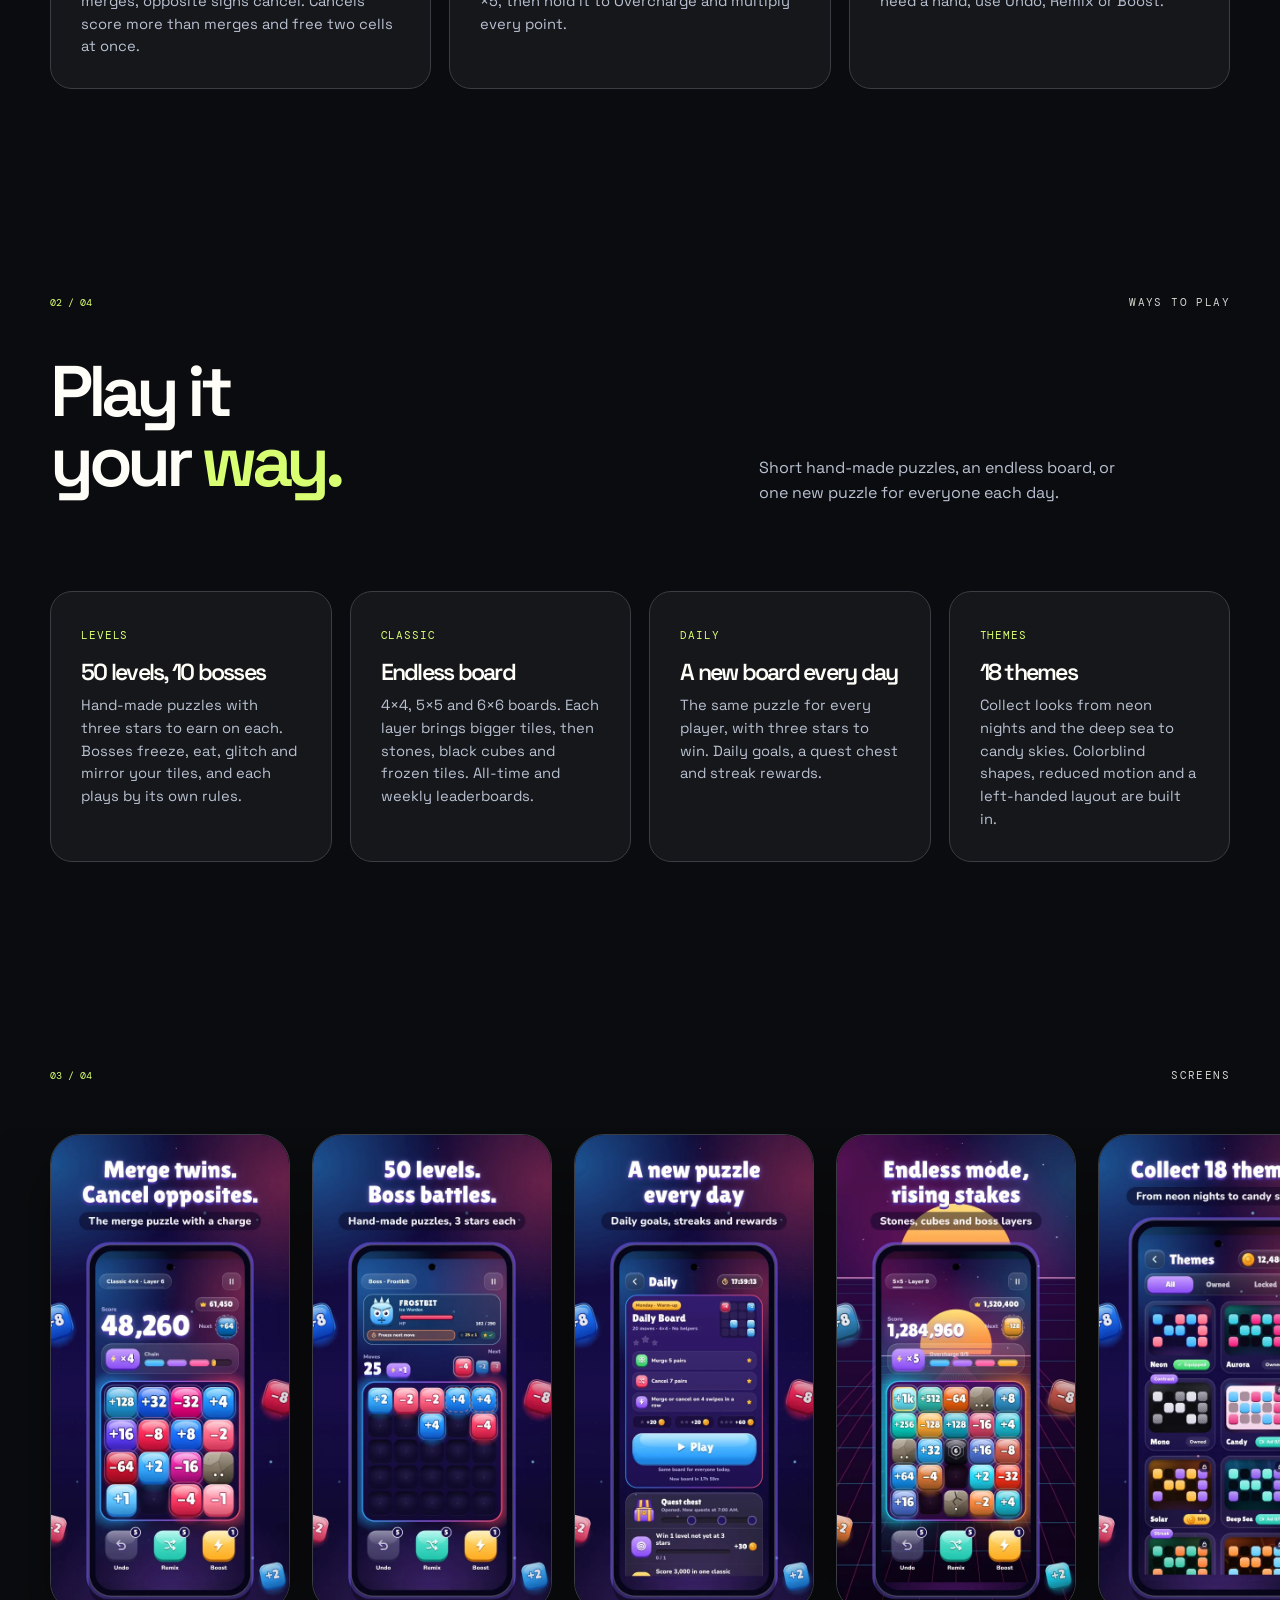
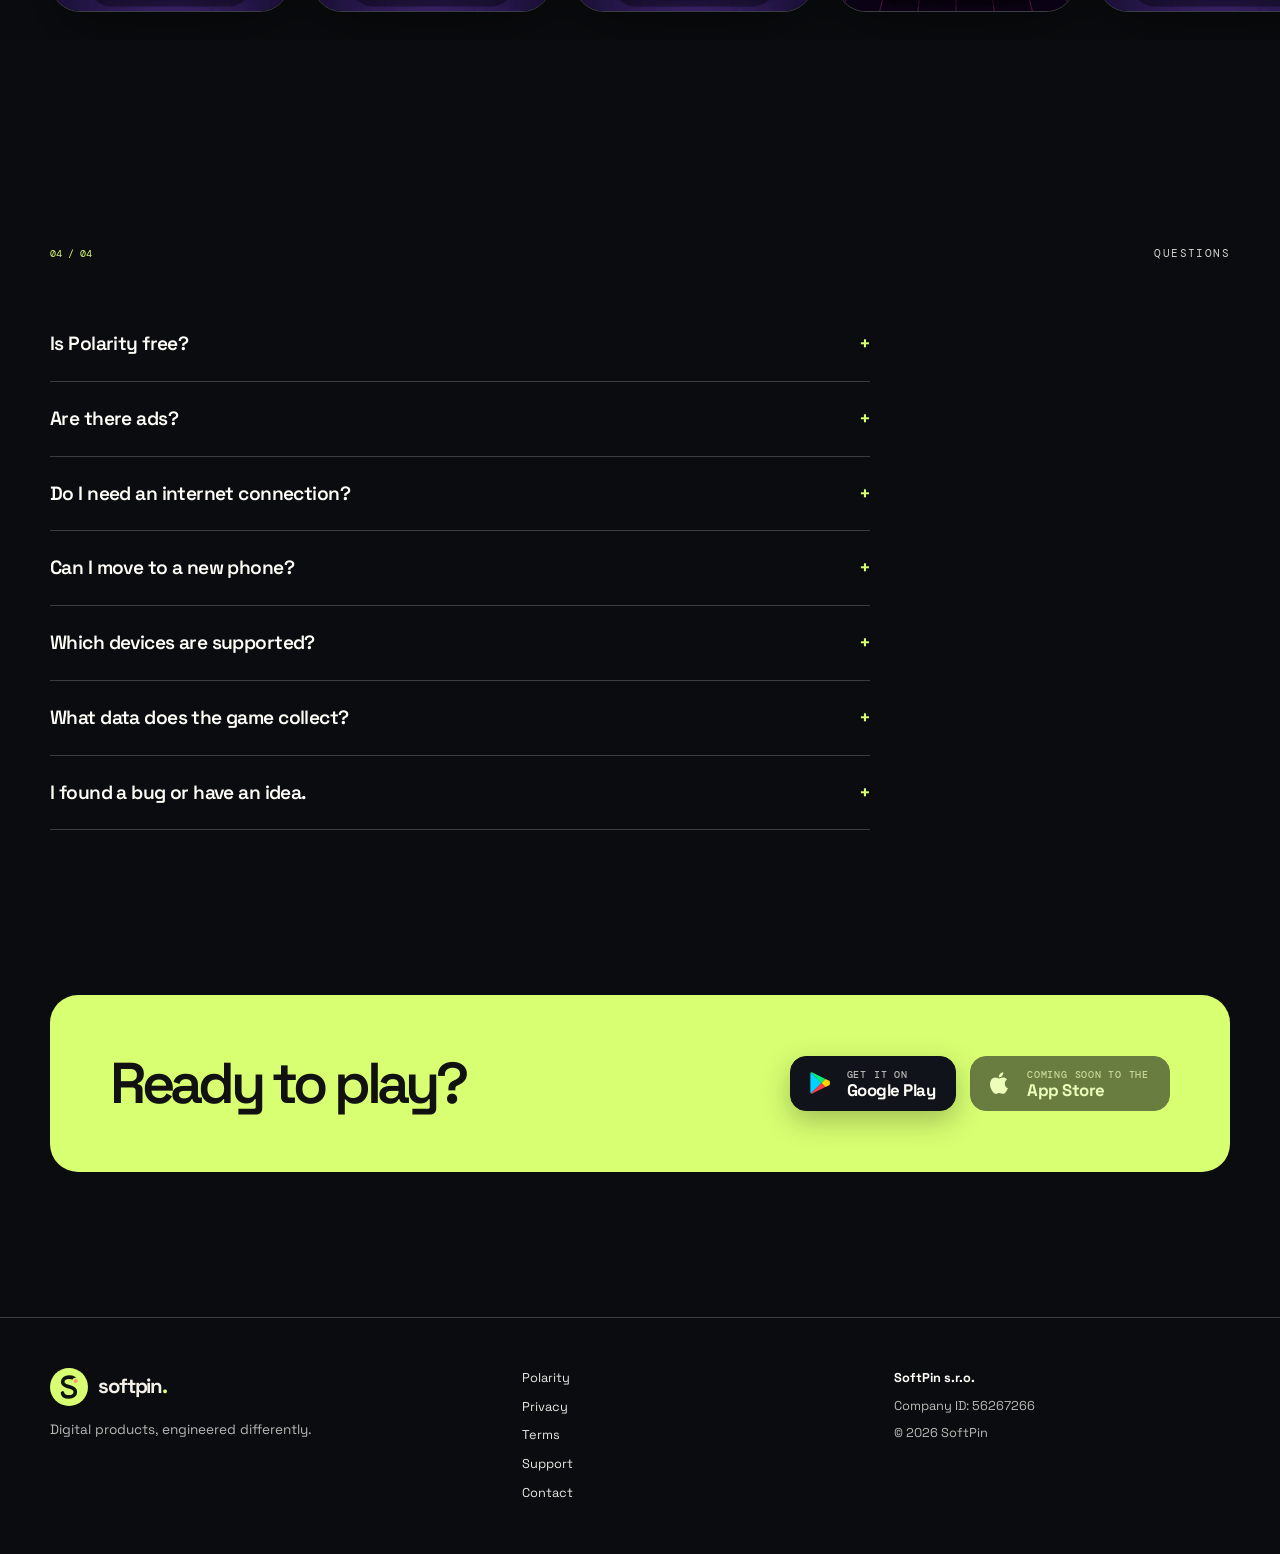
<file: polarity.html>
<!doctype html>
<html lang="en">
<head>
  <meta charset="utf-8">
  <meta name="viewport" content="width=device-width, initial-scale=1">
  <title>Polarity — Merge Number Puzzle by SoftPin</title>
  <meta name="description" content="Merge twin tiles, cancel opposites and chain combos. Polarity is a number merge puzzle with 50 levels, 10 bosses, a Daily Board and 18 themes. Free on Google Play.">
  <meta name="theme-color" content="#0b0c0f">
  <link rel="canonical" href="https://www.softpin.space/polarity.html">
  <meta property="og:title" content="Polarity — Merge Number Puzzle">
  <meta property="og:description" content="Merge twins. Cancel opposites. Chain combos for huge scores. Free on Google Play.">
  <meta property="og:type" content="website">
  <meta property="og:url" content="https://www.softpin.space/polarity.html">
  <meta property="og:image" content="https://www.softpin.space/assets/polarity/og.png">
  <meta name="twitter:card" content="summary_large_image">
  <link rel="icon" href="assets/favicon.svg" type="image/svg+xml">
  <link rel="apple-touch-icon" href="assets/polarity-touch-icon.png">
  <link rel="stylesheet" href="css/styles.css">
</head>
<body>
  <div class="noise" aria-hidden="true"></div>
  <div class="cursor-glow" aria-hidden="true"></div>
  <header class="header">
    <div class="container nav">
      <a class="logo" href="index.html"><img class="logo-mark" src="assets/logo-mark.svg" alt="" width="38" height="38"><span>softpin<span class="logo-dot">.</span></span></a>
      <div class="nav-center"><a href="index.html#services">Capabilities</a><a href="index.html#products">Products</a><a class="active" href="polarity.html" aria-current="page">Polarity</a><a href="support.html">Support</a></div>
      <a class="nav-cta" href="#download">Get the game <span>↓</span></a>
      <button class="menu-toggle" aria-label="Toggle menu" aria-expanded="false">☰</button>
    </div>
  </header>
  <main>
    <section class="pol-hero">
      <div class="container pol-grid">
        <div class="reveal">
          <img class="pol-icon" src="assets/polarity-icon.png" alt="Polarity app icon" width="88" height="88">
          <div class="eyebrow"><span class="eyebrow-line"></span> A game by SoftPin</div>
          <h1>Polarity<span class="plus">.</span></h1>
          <p class="pol-tag">Merge twin tiles. Cancel opposites. Chain combos for huge scores. A fresh number puzzle you can play offline.</p>
          <div id="download"><div class="store-row"><a class="btn-store" href="https://play.google.com/store/apps/details?id=com.softpin.polarity" rel="noopener" data-store="google-play"><svg viewBox="0 0 24 24" aria-hidden="true"><path fill="#00d2ff" d="M3.600 2.300 13.400 12 3.600 21.700c-.3-.2-.5-.6-.5-1V3.300c0-.4.200-.8.500-1z"/><path fill="#00f076" d="m17 8.400-3.600 3.600L3.600 2.300c.4-.2.900-.2 1.400.1z"/><path fill="#ff3a44" d="m17 15.600-12 6c-.5.300-1 .3-1.400.1l9.800-9.700z"/><path fill="#ffd400" d="m20.600 10 0 0c.8.500.8 3.500 0 4l-3.600 1.600L13.400 12 17 8.400z"/></svg><span><small>Get it on</small><strong>Google Play</strong></span></a><span class="btn-store soon" aria-disabled="true"><svg viewBox="0 0 24 24" aria-hidden="true"><path fill="currentColor" d="M16.4 12.6c0-2.500 2-3.700 2.100-3.800-1.200-1.700-3-1.900-3.600-1.900-1.500-.2-3 .9-3.800.9-.8 0-2-.9-3.300-.9-1.700 0-3.300 1-4.100 2.500-1.800 3.100-.5 7.600 1.300 10.100.9 1.200 1.900 2.600 3.200 2.500 1.300-.1 1.800-.8 3.300-.8s2 .8 3.300.8c1.400 0 2.300-1.200 3.100-2.400 1-1.400 1.400-2.800 1.400-2.900-.1 0-2.900-1.100-2.900-4.100zM14 5.200c.7-.9 1.200-2 1-3.200-1 0-2.300.7-3 1.600-.7.8-1.200 2-1.100 3.100 1.100.1 2.300-.6 3.100-1.500z"/></svg><span><small>Coming soon to the</small><strong>App Store</strong></span></span></div></div>
        </div>
        <div class="pol-visual reveal delay-1">
          <div class="field field-1"></div><div class="field field-2"></div><div class="field field-3"></div>
          <img class="hero-shot hero-shot-back" src="assets/polarity/03_daily.webp" alt="The Daily Board" width="540" height="1080">
          <img class="hero-shot hero-shot-front" src="assets/polarity/01_classic.webp" alt="Polarity gameplay: a board of positive and negative tiles" width="540" height="1080" fetchpriority="high">
        </div>
      </div>
    </section>

    <section class="section" style="padding-top:40px">
      <div class="container">
        <div class="pol-facts reveal">
          <div><strong>50 levels</strong><span>And 10 boss battles</span></div>
          <div><strong>Offline</strong><span>No timers, no Wi-Fi needed</span></div>
          <div><strong>13 languages</strong><span>Android, iOS soon</span></div>
        </div>
      </div>
    </section>

    <section class="section" style="padding-top:60px" id="how">
      <div class="container">
        <div class="section-top reveal"><span class="section-number">01 / 04</span><span class="eyebrow">How it plays</span></div>
        <div class="heading-row reveal"><h2>Every tile<br>has a <em>charge.</em></h2><p>+4 merges with +4 into +8. But +4 meets −4 and both vanish in a burst. Easy to learn, deep to master.</p></div>
        <div class="steps">
          <article class="step reveal"><span class="num">01</span><h3>Swipe</h3><p>One swipe slides every tile. Same sign merges, opposite signs cancel. Cancels score more than merges and free two cells at once.</p></article>
          <article class="step reveal delay-1"><span class="num">02</span><h3>Chain</h3><p>Keep colliding to climb the chain from ×1 to ×5, then hold it to Overcharge and multiply every point.</p></article>
          <article class="step reveal delay-1"><span class="num">03</span><h3>Plan</h3><p>See the Next tile before it drops. When you need a hand, use Undo, Remix or Boost.</p></article>
        </div>
      </div>
    </section>

    <section class="section" style="padding-top:60px" id="modes">
      <div class="container">
        <div class="section-top reveal"><span class="section-number">02 / 04</span><span class="eyebrow">Ways to play</span></div>
        <div class="heading-row reveal"><h2>Play it<br>your <em>way.</em></h2><p>Short hand-made puzzles, an endless board, or one new puzzle for everyone each day.</p></div>
        <div class="steps steps-4">
          <article class="step reveal"><span class="num">LEVELS</span><h3>50 levels, 10 bosses</h3><p>Hand-made puzzles with three stars to earn on each. Bosses freeze, eat, glitch and mirror your tiles, and each plays by its own rules.</p></article>
          <article class="step reveal delay-1"><span class="num">CLASSIC</span><h3>Endless board</h3><p>4×4, 5×5 and 6×6 boards. Each layer brings bigger tiles, then stones, black cubes and frozen tiles. All-time and weekly leaderboards.</p></article>
          <article class="step reveal delay-1"><span class="num">DAILY</span><h3>A new board every day</h3><p>The same puzzle for every player, with three stars to win. Daily goals, a quest chest and streak rewards.</p></article>
          <article class="step reveal delay-1"><span class="num">THEMES</span><h3>18 themes</h3><p>Collect looks from neon nights and the deep sea to candy skies. Colorblind shapes, reduced motion and a left-handed layout are built in.</p></article>
        </div>
      </div>
    </section>

    <section class="section" style="padding-top:60px" id="screens">
      <div class="container">
        <div class="section-top reveal"><span class="section-number">03 / 04</span><span class="eyebrow">Screens</span></div>
      </div>
      <div class="gallery reveal" tabindex="0" aria-label="Screenshots of Polarity"><img src="assets/polarity/01_classic.webp" alt="Classic mode: a 4×4 board with a ×4 chain" width="540" height="1080" loading="lazy"><img src="assets/polarity/02_boss.webp" alt="A boss battle on the level map" width="540" height="1080" loading="lazy"><img src="assets/polarity/03_daily.webp" alt="The Daily Board with goals and a quest chest" width="540" height="1080" loading="lazy"><img src="assets/polarity/04_endless.webp" alt="Endless Classic with stones and frozen tiles" width="540" height="1080" loading="lazy"><img src="assets/polarity/05_themes.webp" alt="Themes to collect" width="540" height="1080" loading="lazy"><img src="assets/polarity/06_bosses.webp" alt="The ten bosses" width="540" height="1080" loading="lazy"><img src="assets/polarity/07_home.webp" alt="The home screen" width="540" height="1080" loading="lazy"></div>
    </section>

    <section class="section" style="padding-top:60px" id="faq">
      <div class="container">
        <div class="section-top reveal"><span class="section-number">04 / 04</span><span class="eyebrow">Questions</span></div>
        <div class="faq reveal">
          <details><summary>Is Polarity free?</summary><p>Yes. You can play the whole game for free. Optional purchases (Premium, coin packs and a theme) are sold through Google Play.</p></details>
          <details><summary>Are there ads?</summary><p>An ad only plays when you choose one, for a reward such as free coins or an extra try. Nothing interrupts a game.</p></details>
          <details><summary>Do I need an internet connection?</summary><p>No. The game plays offline, with no timers. Leaderboards, cloud save and ad rewards need a connection.</p></details>
          <details><summary>Can I move to a new phone?</summary><p>Yes. Sign in to Google Play Games and your progress follows you through cloud save.</p></details>
          <details><summary>Which devices are supported?</summary><p>Polarity runs on recent Android phones and tablets. An iPhone and iPad version is planned. If it does not run on your device, tell us which model and OS version you use.</p></details>
          <details><summary>What data does the game collect?</summary><p>Only what is described in our <a href="polarity-privacy.html" style="color:var(--lime)">Privacy Policy</a>. Play statistics can be turned off in Settings.</p></details>
          <details><summary>I found a bug or have an idea.</summary><p>We would love to hear it. Use Settings, Send feedback in the game, visit <a href="support.html" style="color:var(--lime)">Support</a> or email <a href="mailto:hello@softpin.space?subject=Polarity" style="color:var(--lime)">hello@softpin.space</a>.</p></details>
        </div>
      </div>
    </section>

    <section class="section" style="padding-top:20px">
      <div class="container">
        <div class="cta-band reveal"><h2>Ready to play?</h2><div class="store-row"><a class="btn-store" href="https://play.google.com/store/apps/details?id=com.softpin.polarity" rel="noopener" data-store="google-play"><svg viewBox="0 0 24 24" aria-hidden="true"><path fill="#00d2ff" d="M3.600 2.300 13.400 12 3.600 21.700c-.3-.2-.5-.6-.5-1V3.300c0-.4.200-.8.500-1z"/><path fill="#00f076" d="m17 8.400-3.600 3.600L3.600 2.300c.4-.2.900-.2 1.400.1z"/><path fill="#ff3a44" d="m17 15.600-12 6c-.5.300-1 .3-1.400.1l9.800-9.700z"/><path fill="#ffd400" d="m20.600 10 0 0c.8.500.8 3.500 0 4l-3.600 1.600L13.400 12 17 8.400z"/></svg><span><small>Get it on</small><strong>Google Play</strong></span></a><span class="btn-store soon" aria-disabled="true"><svg viewBox="0 0 24 24" aria-hidden="true"><path fill="currentColor" d="M16.4 12.6c0-2.500 2-3.700 2.100-3.800-1.200-1.700-3-1.900-3.600-1.900-1.500-.2-3 .9-3.800.9-.8 0-2-.9-3.300-.9-1.700 0-3.300 1-4.100 2.500-1.800 3.100-.5 7.600 1.300 10.100.9 1.200 1.900 2.600 3.200 2.500 1.300-.1 1.800-.8 3.300-.8s2 .8 3.300.8c1.400 0 2.300-1.200 3.100-2.400 1-1.400 1.400-2.800 1.400-2.900-.1 0-2.900-1.100-2.900-4.100zM14 5.200c.7-.9 1.200-2 1-3.200-1 0-2.300.7-3 1.600-.7.8-1.200 2-1.100 3.100 1.100.1 2.300-.6 3.100-1.500z"/></svg><span><small>Coming soon to the</small><strong>App Store</strong></span></span></div></div>
      </div>
    </section>
  </main>
  <footer class="footer"><div class="container footer-grid"><div><a class="logo" href="index.html"><img class="logo-mark" src="assets/logo-mark.svg" alt="" width="38" height="38"><span>softpin<span class="logo-dot">.</span></span></a><p>Digital products, engineered differently.</p></div><div class="footer-links"><a href="polarity.html">Polarity</a><a href="privacy-policy.html">Privacy</a><a href="terms.html">Terms</a><a href="support.html">Support</a><a href="mailto:hello@softpin.space">Contact</a></div><div class="footer-legal"><strong>SoftPin s.r.o.</strong><span>Company ID: 56267266</span><span>© <span id="year"></span> SoftPin</span></div></div></footer>
  <script src="js/main.js"></script>
</body>
</html>
</file>
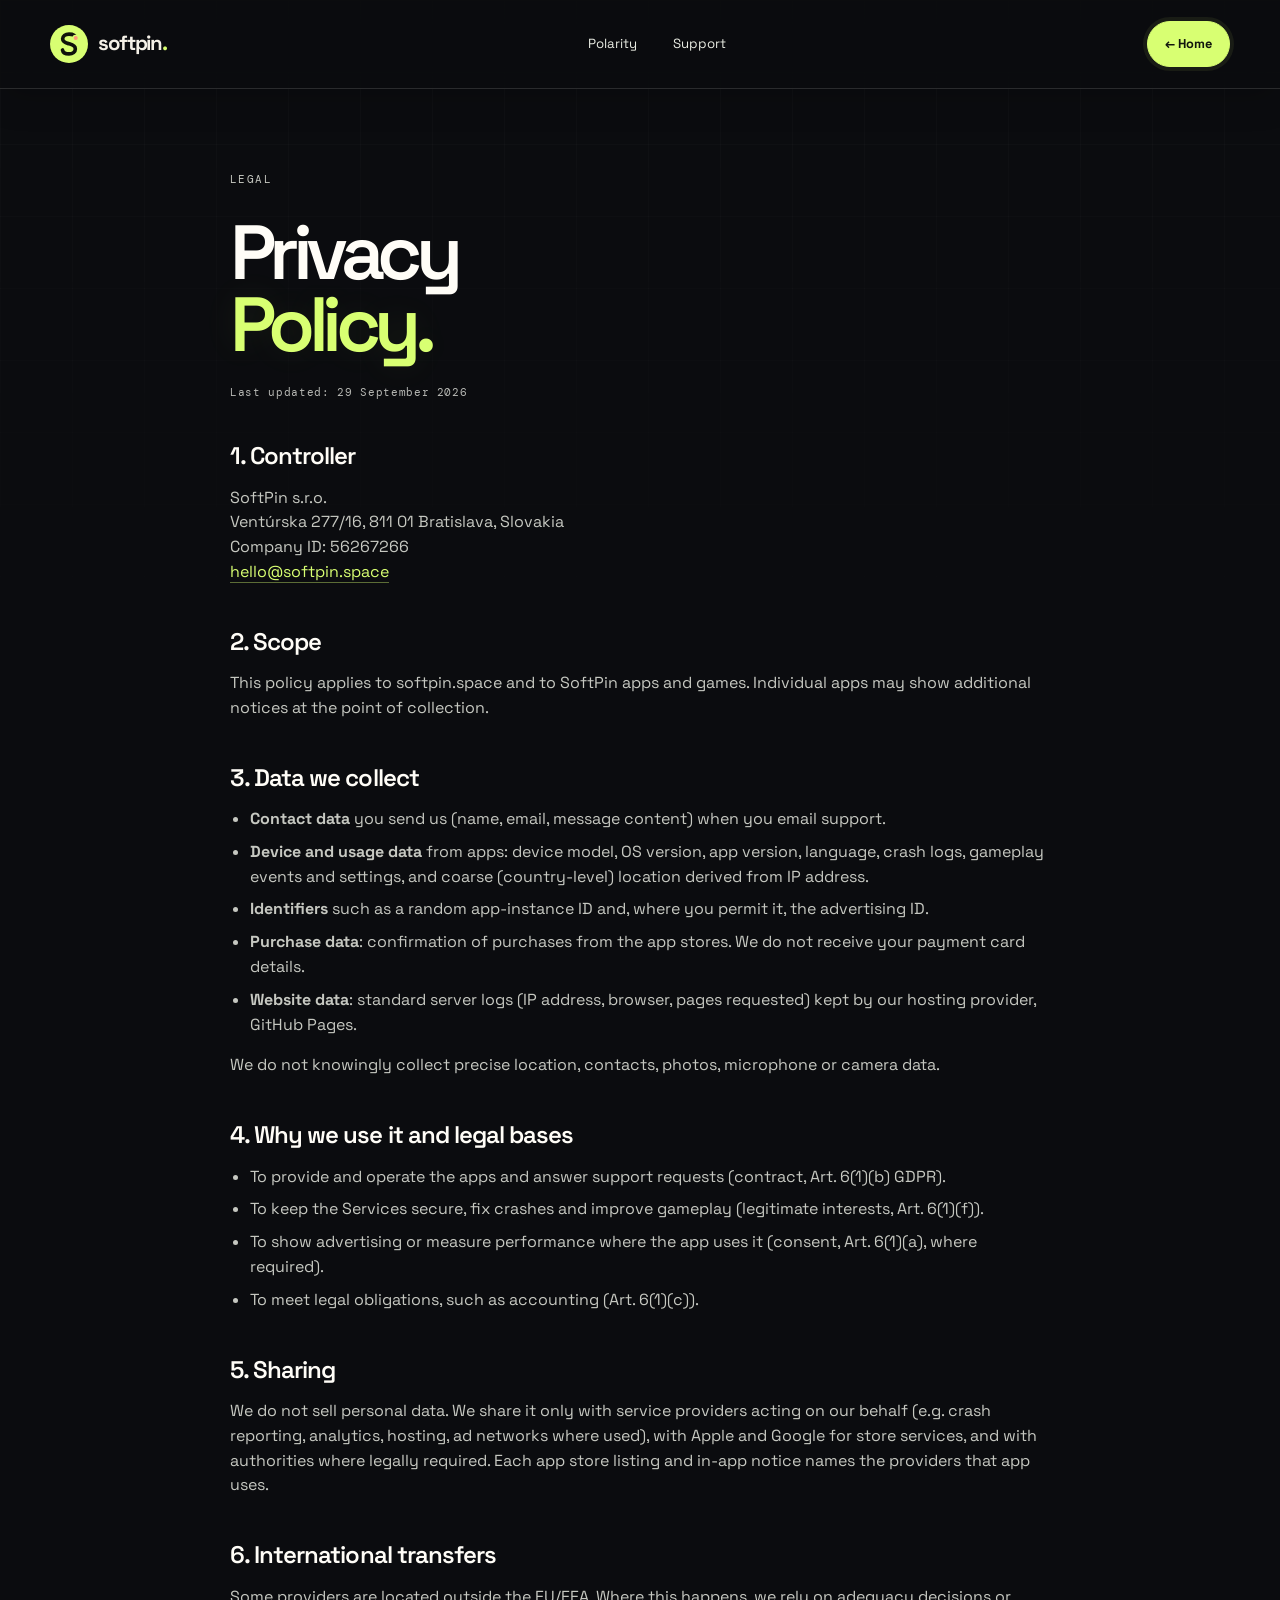
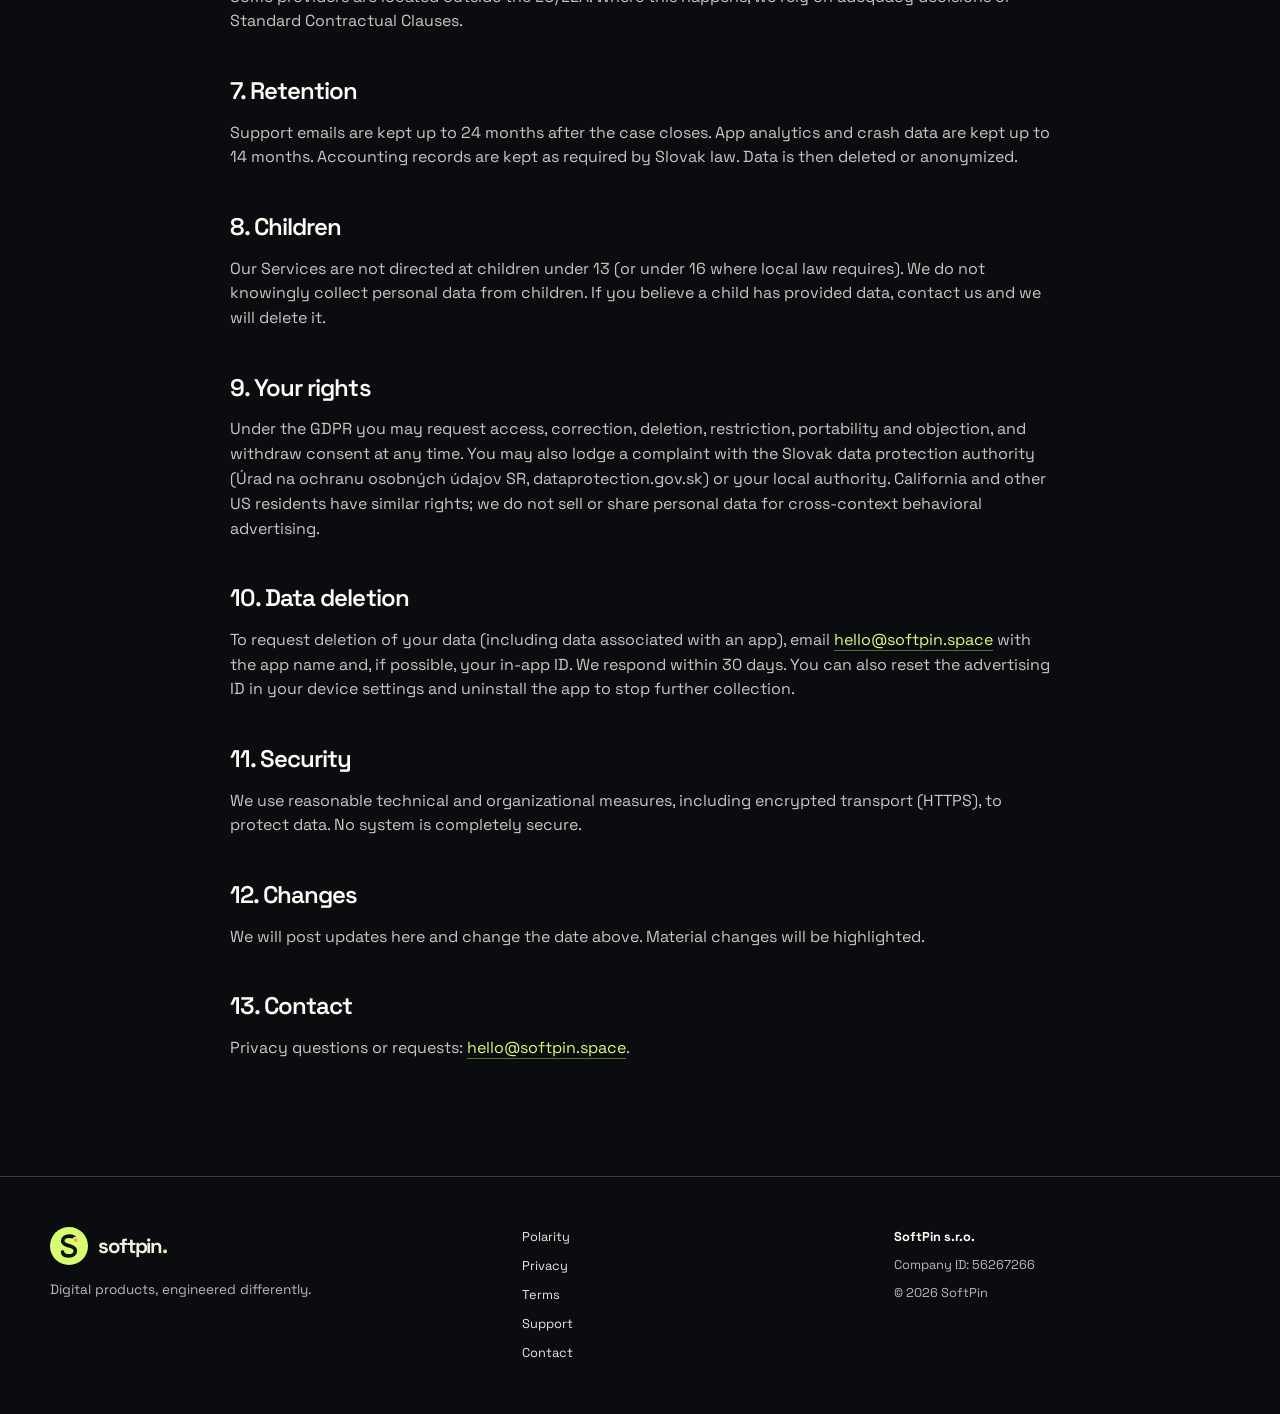
<file: privacy-policy.html>
<!doctype html><html lang="en"><head><meta charset="utf-8"><meta name="viewport" content="width=device-width, initial-scale=1"><title>Privacy Policy — SoftPin</title><meta name="description" content="How SoftPin collects, uses and protects personal data."><link rel="icon" href="assets/favicon.svg" type="image/svg+xml"><link rel="stylesheet" href="css/styles.css"></head><body><header class="header"><nav class="container nav"><a class="logo" href="index.html"><img class="logo-mark" src="assets/logo-mark.svg" alt="" width="38" height="38"><span>softpin<span class="logo-dot">.</span></span></a><div class="nav-center"><a href="polarity.html">Polarity</a><a href="support.html">Support</a></div><a class="nav-cta" href="index.html">← Home</a></nav></header><main class="container legal"><p class="eyebrow">Legal</p><h1>Privacy<br><em>Policy.</em></h1><p class="updated">Last updated: 29 September 2026</p><h2>1. Controller</h2><p>SoftPin s.r.o.<br>Ventúrska 277/16, 811 01 Bratislava, Slovakia<br>Company ID: 56267266<br><a href="mailto:hello@softpin.space">hello@softpin.space</a></p><h2>2. Scope</h2><p>This policy applies to softpin.space and to SoftPin apps and games. Individual apps may show additional notices at the point of collection.</p><h2>3. Data we collect</h2><ul><li><strong>Contact data</strong> you send us (name, email, message content) when you email support.</li><li><strong>Device and usage data</strong> from apps: device model, OS version, app version, language, crash logs, gameplay events and settings, and coarse (country-level) location derived from IP address.</li><li><strong>Identifiers</strong> such as a random app-instance ID and, where you permit it, the advertising ID.</li><li><strong>Purchase data</strong>: confirmation of purchases from the app stores. We do not receive your payment card details.</li><li><strong>Website data</strong>: standard server logs (IP address, browser, pages requested) kept by our hosting provider, GitHub Pages.</li></ul><p>We do not knowingly collect precise location, contacts, photos, microphone or camera data.</p><h2>4. Why we use it and legal bases</h2><ul><li>To provide and operate the apps and answer support requests (contract, Art. 6(1)(b) GDPR).</li><li>To keep the Services secure, fix crashes and improve gameplay (legitimate interests, Art. 6(1)(f)).</li><li>To show advertising or measure performance where the app uses it (consent, Art. 6(1)(a), where required).</li><li>To meet legal obligations, such as accounting (Art. 6(1)(c)).</li></ul><h2>5. Sharing</h2><p>We do not sell personal data. We share it only with service providers acting on our behalf (e.g. crash reporting, analytics, hosting, ad networks where used), with Apple and Google for store services, and with authorities where legally required. Each app store listing and in-app notice names the providers that app uses.</p><h2>6. International transfers</h2><p>Some providers are located outside the EU/EEA. Where this happens, we rely on adequacy decisions or Standard Contractual Clauses.</p><h2>7. Retention</h2><p>Support emails are kept up to 24 months after the case closes. App analytics and crash data are kept up to 14 months. Accounting records are kept as required by Slovak law. Data is then deleted or anonymized.</p><h2>8. Children</h2><p>Our Services are not directed at children under 13 (or under 16 where local law requires). We do not knowingly collect personal data from children. If you believe a child has provided data, contact us and we will delete it.</p><h2>9. Your rights</h2><p>Under the GDPR you may request access, correction, deletion, restriction, portability and objection, and withdraw consent at any time. You may also lodge a complaint with the Slovak data protection authority (Úrad na ochranu osobných údajov SR, dataprotection.gov.sk) or your local authority. California and other US residents have similar rights; we do not sell or share personal data for cross-context behavioral advertising.</p><h2>10. Data deletion</h2><p>To request deletion of your data (including data associated with an app), email <a href="mailto:hello@softpin.space?subject=Data%20deletion%20request">hello@softpin.space</a> with the app name and, if possible, your in-app ID. We respond within 30 days. You can also reset the advertising ID in your device settings and uninstall the app to stop further collection.</p><h2>11. Security</h2><p>We use reasonable technical and organizational measures, including encrypted transport (HTTPS), to protect data. No system is completely secure.</p><h2>12. Changes</h2><p>We will post updates here and change the date above. Material changes will be highlighted.</p><h2>13. Contact</h2><p>Privacy questions or requests: <a href="mailto:hello@softpin.space">hello@softpin.space</a>.</p></main><footer class="footer"><div class="container footer-grid"><div><a class="logo" href="index.html"><img class="logo-mark" src="assets/logo-mark.svg" alt="" width="38" height="38"><span>softpin<span class="logo-dot">.</span></span></a><p>Digital products, engineered differently.</p></div><div class="footer-links"><a href="polarity.html">Polarity</a><a href="privacy-policy.html">Privacy</a><a href="terms.html">Terms</a><a href="support.html">Support</a><a href="mailto:hello@softpin.space">Contact</a></div><div class="footer-legal"><strong>SoftPin s.r.o.</strong><span>Company ID: 56267266</span><span>© 2026 SoftPin</span></div></div></footer><script src="js/main.js"></script></body></html>
</file>
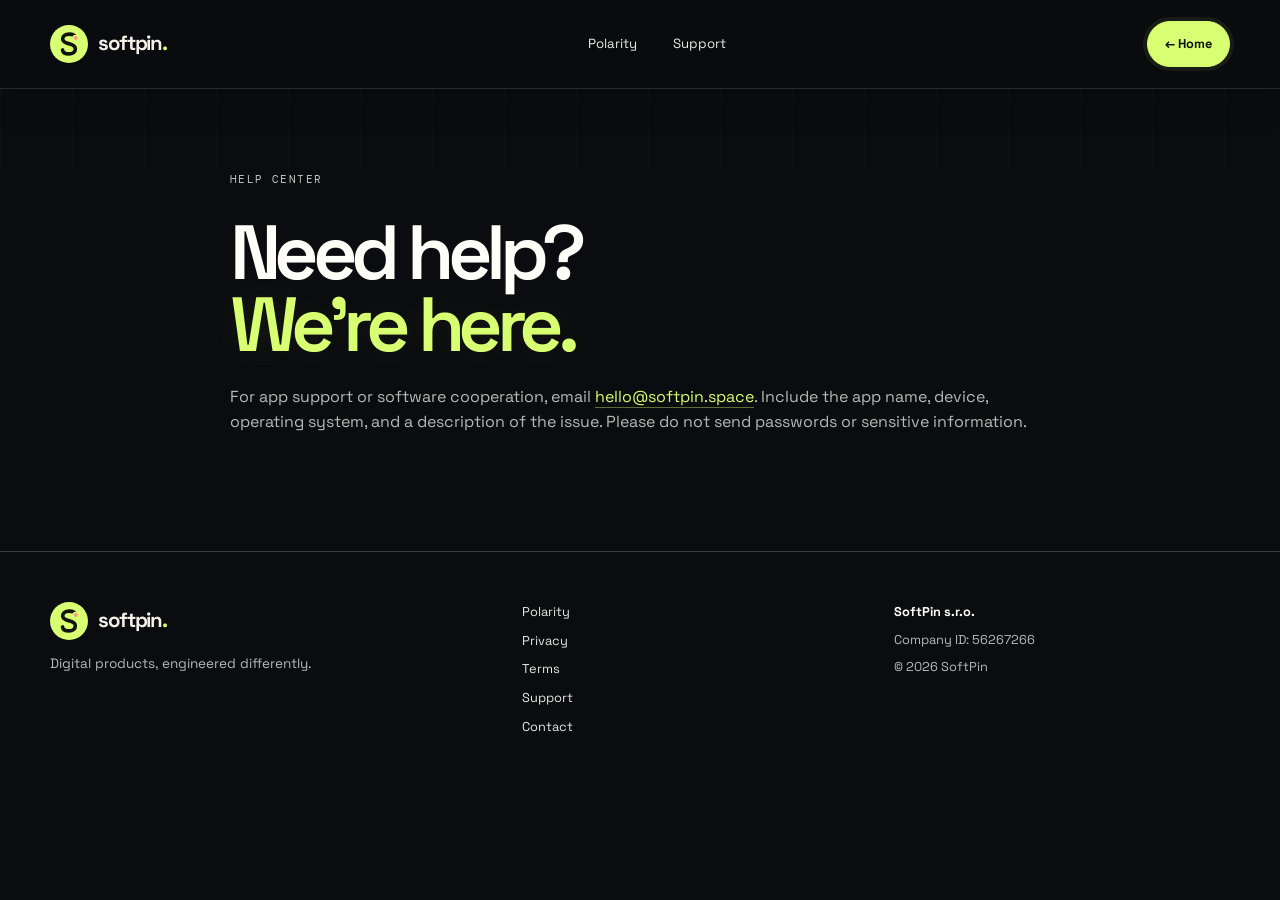
<file: support.html>
<!doctype html><html lang="en"><head><meta charset="utf-8"><meta name="viewport" content="width=device-width, initial-scale=1"><title>Support — SoftPin</title><link rel="stylesheet" href="css/styles.css"></head><body><header class="header"><nav class="container nav"><a class="logo" href="index.html"><img class="logo-mark" src="assets/logo-mark.svg" alt="" width="38" height="38"><span>softpin<span class="logo-dot">.</span></span></a><div class="nav-center"><a href="polarity.html">Polarity</a><a href="support.html">Support</a></div><a class="nav-cta" href="index.html">← Home</a></nav></header><main class="container legal"><p class="eyebrow">Help center</p><h1>Need help?<br><em>We're here.</em></h1><p style="color:var(--muted)">For app support or software cooperation, email <a href="mailto:hello@softpin.space">hello@softpin.space</a>. Include the app name, device, operating system, and a description of the issue. Please do not send passwords or sensitive information.</p></main><footer class="footer"><div class="container footer-grid"><div><a class="logo" href="index.html"><img class="logo-mark" src="assets/logo-mark.svg" alt="" width="38" height="38"><span>softpin<span class="logo-dot">.</span></span></a><p>Digital products, engineered differently.</p></div><div class="footer-links"><a href="polarity.html">Polarity</a><a href="privacy-policy.html">Privacy</a><a href="terms.html">Terms</a><a href="support.html">Support</a><a href="mailto:hello@softpin.space">Contact</a></div><div class="footer-legal"><strong>SoftPin s.r.o.</strong><span>Company ID: 56267266</span><span>© 2026 SoftPin</span></div></div></footer><script src="js/main.js"></script></body></html>
</file>
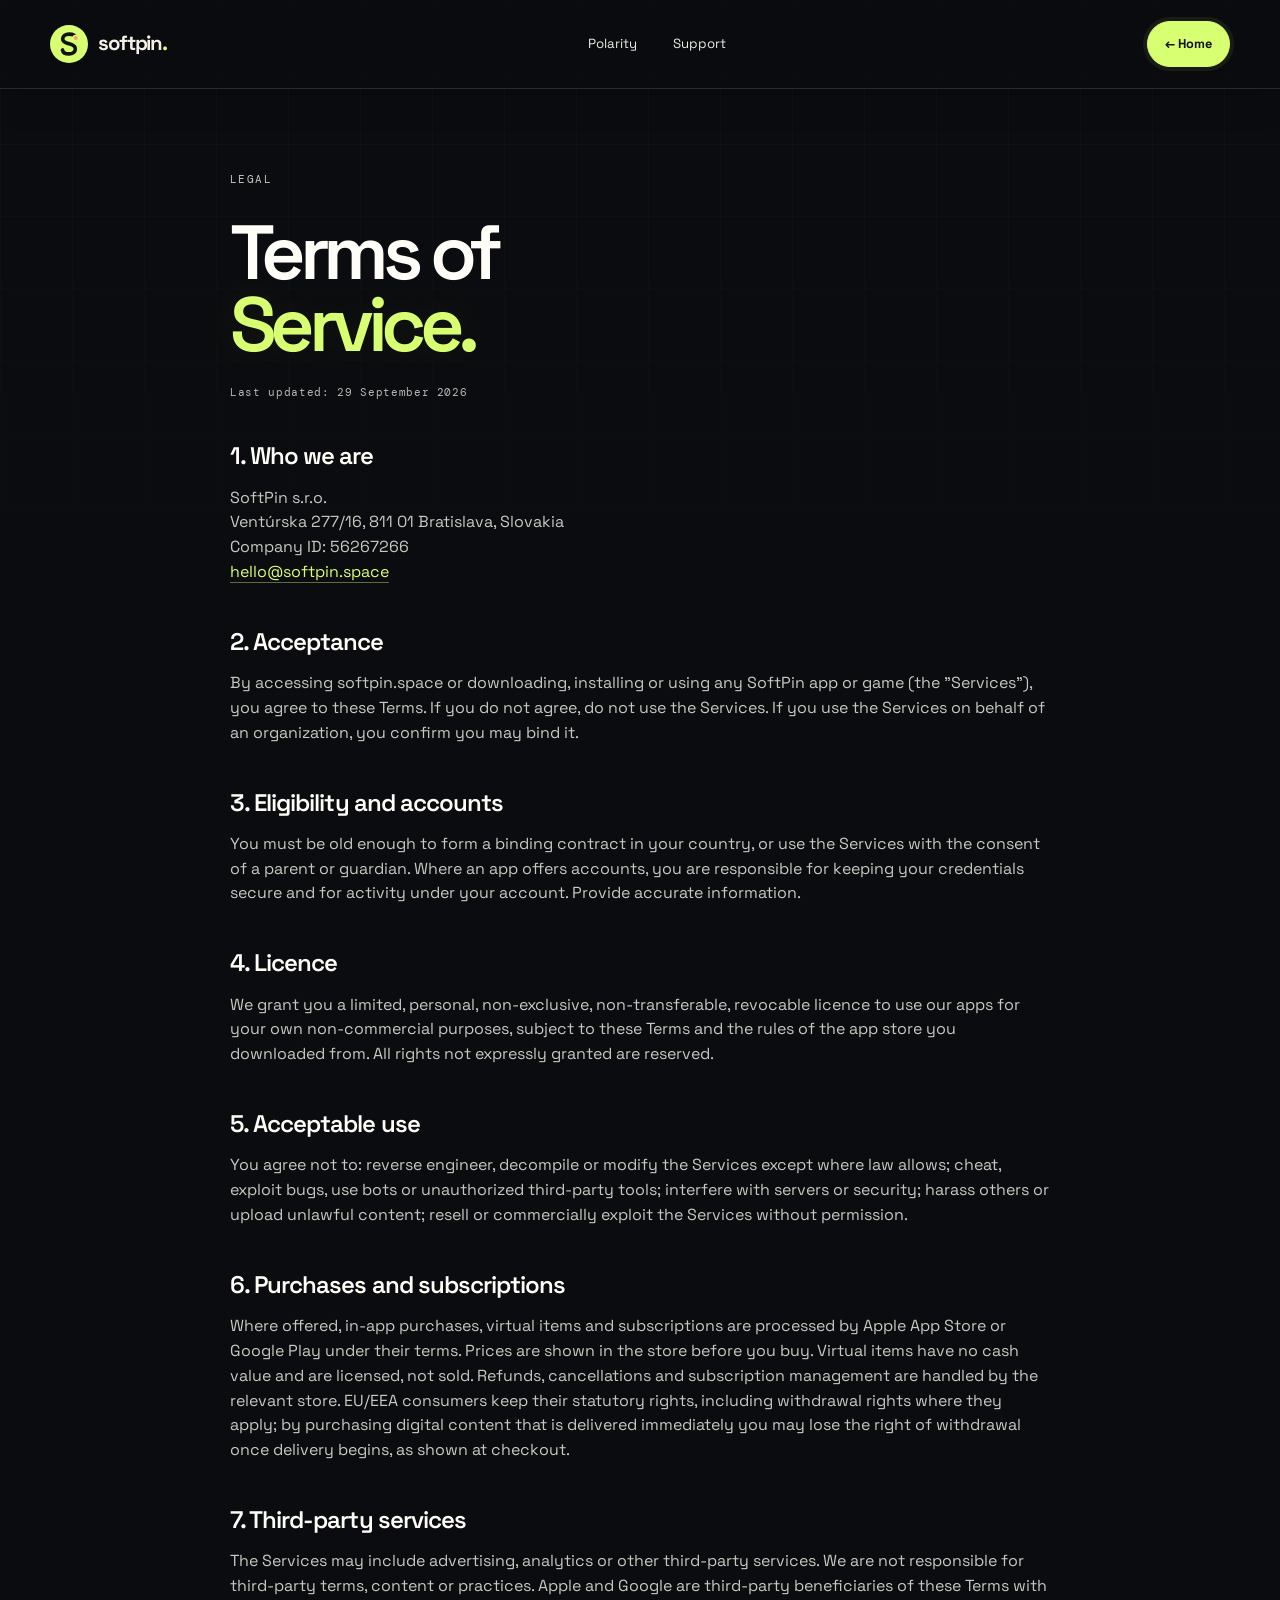
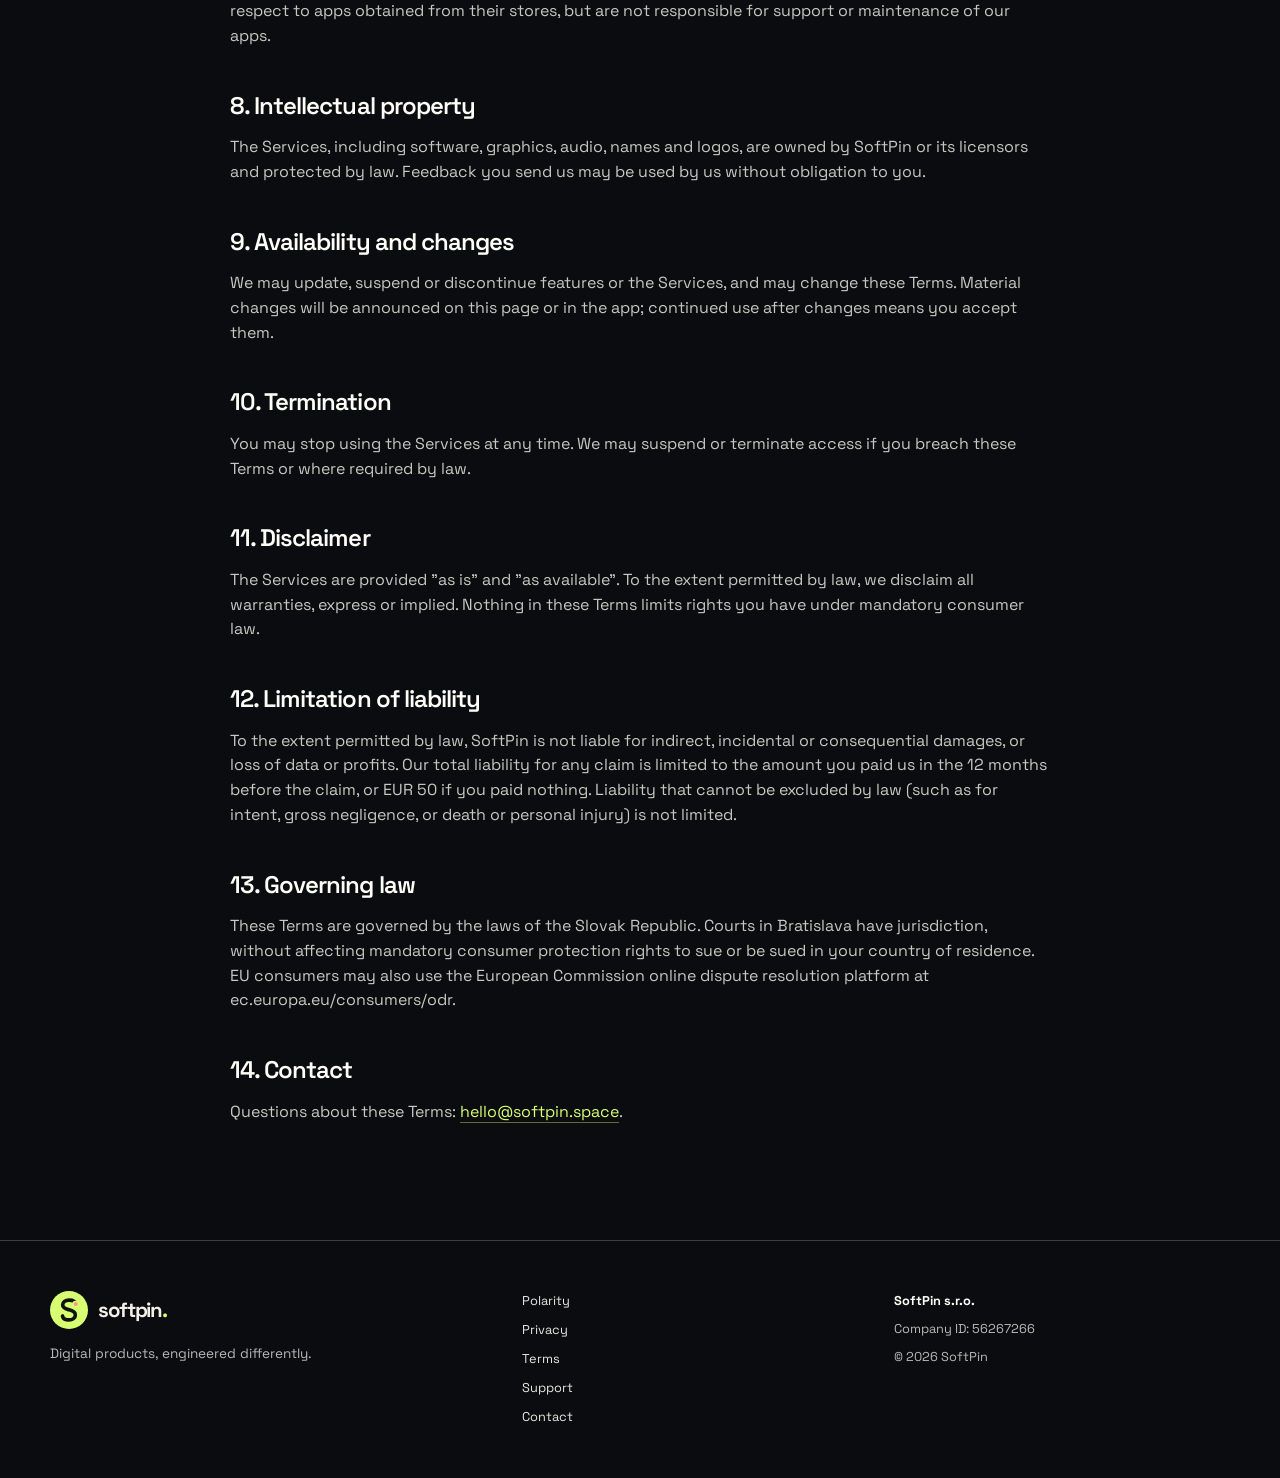
<file: terms.html>
<!doctype html><html lang="en"><head><meta charset="utf-8"><meta name="viewport" content="width=device-width, initial-scale=1"><title>Terms of Service — SoftPin</title><meta name="description" content="Terms of Service for SoftPin websites, games and apps."><link rel="icon" href="assets/favicon.svg" type="image/svg+xml"><link rel="stylesheet" href="css/styles.css"></head><body><header class="header"><nav class="container nav"><a class="logo" href="index.html"><img class="logo-mark" src="assets/logo-mark.svg" alt="" width="38" height="38"><span>softpin<span class="logo-dot">.</span></span></a><div class="nav-center"><a href="polarity.html">Polarity</a><a href="support.html">Support</a></div><a class="nav-cta" href="index.html">← Home</a></nav></header><main class="container legal"><p class="eyebrow">Legal</p><h1>Terms of<br><em>Service.</em></h1><p class="updated">Last updated: 29 September 2026</p><h2>1. Who we are</h2><p>SoftPin s.r.o.<br>Ventúrska 277/16, 811 01 Bratislava, Slovakia<br>Company ID: 56267266<br><a href="mailto:hello@softpin.space">hello@softpin.space</a></p><h2>2. Acceptance</h2><p>By accessing softpin.space or downloading, installing or using any SoftPin app or game (the "Services"), you agree to these Terms. If you do not agree, do not use the Services. If you use the Services on behalf of an organization, you confirm you may bind it.</p><h2>3. Eligibility and accounts</h2><p>You must be old enough to form a binding contract in your country, or use the Services with the consent of a parent or guardian. Where an app offers accounts, you are responsible for keeping your credentials secure and for activity under your account. Provide accurate information.</p><h2>4. Licence</h2><p>We grant you a limited, personal, non-exclusive, non-transferable, revocable licence to use our apps for your own non-commercial purposes, subject to these Terms and the rules of the app store you downloaded from. All rights not expressly granted are reserved.</p><h2>5. Acceptable use</h2><p>You agree not to: reverse engineer, decompile or modify the Services except where law allows; cheat, exploit bugs, use bots or unauthorized third-party tools; interfere with servers or security; harass others or upload unlawful content; resell or commercially exploit the Services without permission.</p><h2>6. Purchases and subscriptions</h2><p>Where offered, in-app purchases, virtual items and subscriptions are processed by Apple App Store or Google Play under their terms. Prices are shown in the store before you buy. Virtual items have no cash value and are licensed, not sold. Refunds, cancellations and subscription management are handled by the relevant store. EU/EEA consumers keep their statutory rights, including withdrawal rights where they apply; by purchasing digital content that is delivered immediately you may lose the right of withdrawal once delivery begins, as shown at checkout.</p><h2>7. Third-party services</h2><p>The Services may include advertising, analytics or other third-party services. We are not responsible for third-party terms, content or practices. Apple and Google are third-party beneficiaries of these Terms with respect to apps obtained from their stores, but are not responsible for support or maintenance of our apps.</p><h2>8. Intellectual property</h2><p>The Services, including software, graphics, audio, names and logos, are owned by SoftPin or its licensors and protected by law. Feedback you send us may be used by us without obligation to you.</p><h2>9. Availability and changes</h2><p>We may update, suspend or discontinue features or the Services, and may change these Terms. Material changes will be announced on this page or in the app; continued use after changes means you accept them.</p><h2>10. Termination</h2><p>You may stop using the Services at any time. We may suspend or terminate access if you breach these Terms or where required by law.</p><h2>11. Disclaimer</h2><p>The Services are provided "as is" and "as available". To the extent permitted by law, we disclaim all warranties, express or implied. Nothing in these Terms limits rights you have under mandatory consumer law.</p><h2>12. Limitation of liability</h2><p>To the extent permitted by law, SoftPin is not liable for indirect, incidental or consequential damages, or loss of data or profits. Our total liability for any claim is limited to the amount you paid us in the 12 months before the claim, or EUR 50 if you paid nothing. Liability that cannot be excluded by law (such as for intent, gross negligence, or death or personal injury) is not limited.</p><h2>13. Governing law</h2><p>These Terms are governed by the laws of the Slovak Republic. Courts in Bratislava have jurisdiction, without affecting mandatory consumer protection rights to sue or be sued in your country of residence. EU consumers may also use the European Commission online dispute resolution platform at ec.europa.eu/consumers/odr.</p><h2>14. Contact</h2><p>Questions about these Terms: <a href="mailto:hello@softpin.space">hello@softpin.space</a>.</p></main><footer class="footer"><div class="container footer-grid"><div><a class="logo" href="index.html"><img class="logo-mark" src="assets/logo-mark.svg" alt="" width="38" height="38"><span>softpin<span class="logo-dot">.</span></span></a><p>Digital products, engineered differently.</p></div><div class="footer-links"><a href="polarity.html">Polarity</a><a href="privacy-policy.html">Privacy</a><a href="terms.html">Terms</a><a href="support.html">Support</a><a href="mailto:hello@softpin.space">Contact</a></div><div class="footer-legal"><strong>SoftPin s.r.o.</strong><span>Company ID: 56267266</span><span>© 2026 SoftPin</span></div></div></footer><script src="js/main.js"></script></body></html>
</file>
<file: css/styles.css>
@import url('https://fonts.googleapis.com/css2?family=DM+Mono:wght@400;500&family=Space+Grotesk:wght@400;500;600;700&display=swap');
:root{--bg:#0b0c0f;--panel:#15171b;--panel2:#202329;--text:#fffdf7;--muted:#b8b9b5;--line:#3a3d43;--lime:#d8ff72;--violet:#c6b7ff;--orange:#ff987c;--cream:#f4f0e7;--max:1180px}
*{box-sizing:border-box}html{scroll-behavior:smooth}body{margin:0;background:var(--bg);color:var(--text);font-family:"Space Grotesk",sans-serif;line-height:1.55;overflow-x:hidden}body:before{content:"";position:fixed;inset:0;pointer-events:none;background-image:linear-gradient(rgba(255,255,255,.025) 1px,transparent 1px),linear-gradient(90deg,rgba(255,255,255,.025) 1px,transparent 1px);background-size:72px 72px;mask-image:linear-gradient(to bottom,black,transparent 75%);z-index:-2}.noise{position:fixed;inset:0;pointer-events:none;opacity:.045;z-index:20;background-image:url("data:image/svg+xml,%3Csvg viewBox='0 0 180 180' xmlns='http://www.w3.org/2000/svg'%3E%3Cfilter id='n'%3E%3CfeTurbulence type='fractalNoise' baseFrequency='.9' numOctaves='4' stitchTiles='stitch'/%3E%3C/filter%3E%3Crect width='100%25' height='100%25' filter='url(%23n)' opacity='.55'/%3E%3C/svg%3E")}.cursor-glow{position:fixed;width:420px;height:420px;border-radius:50%;background:radial-gradient(circle,rgba(217,255,104,.08),transparent 65%);pointer-events:none;transform:translate(-50%,-50%);z-index:-1}.container{width:min(var(--max),calc(100% - 48px));margin:auto}.header{position:fixed;top:0;left:0;right:0;z-index:50;background:rgba(9,9,13,.7);backdrop-filter:blur(20px);border-bottom:1px solid rgba(255,255,255,.08)}.nav{height:82px;display:flex;align-items:center;justify-content:space-between;gap:28px}.logo{display:flex;align-items:center;gap:10px;font-weight:700;font-size:1.22rem;letter-spacing:-.06em}.logo-symbol{display:grid;place-items:center;width:34px;height:34px;border:1px solid var(--lime);border-radius:50%;color:var(--lime);font-size:1rem}.logo-dot{color:var(--lime)}.nav-center{display:flex;gap:30px;font-size:.83rem;color:var(--muted)}.nav-center a:hover{color:var(--lime)}.nav-cta{font-size:.8rem;border:1px solid var(--line);border-radius:999px;padding:10px 16px}.nav-cta span{color:var(--lime);margin-left:10px}.menu-toggle{display:none;background:transparent;border:1px solid var(--line);color:var(--text);padding:8px;border-radius:9px}.hero{min-height:100vh;padding:170px 0 30px;display:flex;flex-direction:column;justify-content:space-between}.hero-layout{display:grid;grid-template-columns:1fr 1fr;gap:30px;align-items:center;flex:1}.eyebrow{font-family:"DM Mono",monospace;text-transform:uppercase;letter-spacing:.13em;font-size:.68rem;color:var(--muted);display:flex;align-items:center;gap:12px}.eyebrow-line{width:34px;height:1px;background:var(--lime)}h1,h2,h3{font-weight:600;letter-spacing:-.075em;line-height:.98;margin:0 0 25px}h1{font-size:clamp(3.8rem,7.3vw,7.7rem);margin-top:28px}h1 em,h2 em{font-style:normal;color:var(--lime)}.hero-lead{max-width:440px;color:var(--muted);font-size:1.1rem;margin:30px 0}.hero-buttons{display:flex;align-items:center;gap:26px;flex-wrap:wrap;margin-top:35px}.btn{display:inline-flex;align-items:center;justify-content:center;gap:20px;border-radius:999px;padding:15px 20px;font-weight:700;font-size:.82rem;transition:transform .25s,background .25s,border-color .25s;box-shadow:0 8px 24px rgba(0,0,0,.18)}.btn:hover{transform:translateY(-4px)}.btn:focus-visible,.text-link:focus-visible,.nav a:focus-visible{outline:3px solid var(--lime);outline-offset:5px}.btn-light{background:#ffffff;color:#11131a;border:1px solid #ffffff}.btn-light:hover{background:var(--lime);border-color:var(--lime)}.btn-light span{color:#5c4fe0}.text-link{font-size:.8rem;font-weight:700;color:var(--text);border-bottom:1px solid #596176;padding-bottom:7px}.text-link span{color:var(--lime);margin-left:16px}.hero-visual{height:590px;position:relative;isolation:isolate}.hero-visual:before{content:"";position:absolute;inset:20% 10%;background:radial-gradient(circle,rgba(141,122,255,.23),transparent 65%);filter:blur(25px);z-index:-1}.visual-label{position:absolute;font-family:"DM Mono";font-size:.6rem;letter-spacing:.08em;color:var(--muted);z-index:4}.visual-label span{color:var(--lime);margin-left:15px}.label-top{top:40px;left:10px}.label-bottom{bottom:40px;right:10px;transform:rotate(-90deg);transform-origin:right}.planet{position:absolute;left:50%;top:50%;width:220px;height:220px;transform:translate(-50%,-50%);border-radius:50%;background:radial-gradient(circle at 30% 25%,#e7ff9a,#a1a1ff 35%,#4b3b9e 68%,#171329 100%);box-shadow:0 0 100px rgba(141,122,255,.4),inset -30px -30px 50px rgba(0,0,0,.5);animation:float 7s ease-in-out infinite}.planet-core{display:grid;place-items:center;height:100%;font-size:4rem;font-weight:700;letter-spacing:-.15em;color:#15131e;text-shadow:2px 2px 0 rgba(255,255,255,.15)}.orbit{position:absolute;left:50%;top:50%;border:1px solid rgba(217,255,104,.38);border-radius:50%;transform:translate(-50%,-50%) rotate(-30deg)}.orbit-a{width:410px;height:190px;animation:spin 22s linear infinite}.orbit-b{width:520px;height:280px;transform:translate(-50%,-50%) rotate(55deg);border-color:rgba(141,122,255,.5);animation:spin-reverse 28s linear infinite}.orbit-c{width:330px;height:500px;transform:translate(-50%,-50%) rotate(70deg);border-color:rgba(255,255,255,.12);animation:spin 35s linear infinite}.node{position:absolute;display:grid;gap:4px;background:rgba(17,17,24,.8);border:1px solid var(--line);backdrop-filter:blur(12px);padding:12px 15px;min-width:95px}.node span{font:10px "DM Mono";color:var(--lime)}.node strong{font-size:12px;letter-spacing:.08em}.node-a{top:130px;right:20px;transform:rotate(7deg)}.node-b{bottom:120px;left:15px;transform:rotate(-8deg)}.node-c{bottom:70px;right:70px;transform:rotate(5deg)}.scanline{position:absolute;left:10%;right:10%;top:50%;height:1px;background:linear-gradient(90deg,transparent,var(--lime),transparent);opacity:.6;animation:scan 5s ease-in-out infinite}.hero-bottom{display:flex;justify-content:space-between;border-top:1px solid var(--line);padding-top:20px;color:var(--muted);font:10px "DM Mono";letter-spacing:.04em}.scroll-hint{color:var(--lime)}.section{padding:145px 0}.section-top{display:flex;justify-content:space-between;align-items:center;margin-bottom:45px}.section-number{font:10px "DM Mono";color:var(--lime)}.heading-row{display:grid;grid-template-columns:1fr .75fr;gap:80px;align-items:end;margin-bottom:70px}.heading-row h2,.studio h2{font-size:clamp(3rem,5.6vw,6.4rem)}.heading-row p{color:var(--muted);font-size:1rem;max-width:360px}.capability-list{border-top:1px solid var(--line)}.capability{display:grid;grid-template-columns:70px 1fr 230px;gap:25px;align-items:center;padding:35px 0;border-bottom:1px solid var(--line);transition:padding .3s,background .3s}.capability:hover{padding-left:15px;padding-right:15px;background:linear-gradient(90deg,rgba(217,255,104,.04),transparent)}.cap-index{font:11px "DM Mono";color:var(--muted)}.cap-main h3{font-size:clamp(1.6rem,2.8vw,3rem);margin-bottom:13px}.cap-main h3 span{font-size:1.3rem;color:var(--lime);opacity:.6;margin-left:10px}.cap-main p{color:var(--muted);max-width:530px;margin:0 0 18px;font-size:.9rem}.chips{display:flex;gap:7px;flex-wrap:wrap}.chips span,.pill{font:10px "DM Mono";border:1px solid #4b556a;background:#1b2130;padding:5px 8px;border-radius:999px;color:#d9dfed}.cap-art{height:150px;display:grid;place-items:center;position:relative;overflow:hidden;background:var(--panel);border:1px solid var(--line)}.mini-phone{height:120px;width:70px;border:3px solid #66667c;border-radius:15px;padding:5px;transform:rotate(12deg)}.mini-screen{height:100%;border-radius:9px;background:linear-gradient(150deg,var(--lime),var(--violet));color:#111;display:grid;place-items:center;font-size:30px}.mini-screen small{font:7px "DM Mono";transform:rotate(-90deg)}.art-grid{grid-template-columns:repeat(3,1fr);gap:8px;padding:25px}.art-grid span{height:25px;background:var(--violet);opacity:.8;animation:blink 2.5s ease-in-out infinite}.art-grid span:nth-child(2),.art-grid span:nth-child(5){background:var(--lime);animation-delay:.3s}.art-grid span:nth-child(3){opacity:.2}.art-code{display:flex;gap:20px;font-size:3rem;color:var(--lime);font-family:"DM Mono"}.art-network i{position:absolute;width:10px;height:10px;background:var(--lime);border-radius:50%;box-shadow:0 0 25px var(--lime)}.art-network i:nth-child(1){top:35px;left:50px}.art-network i:nth-child(2){top:90px;left:130px}.art-network i:nth-child(3){top:35px;right:50px}.art-network i:nth-child(4){bottom:25px;left:90px}.art-network:before,.art-network:after{content:"";position:absolute;width:100px;height:1px;background:var(--line);transform:rotate(35deg)}.art-network:after{transform:rotate(-35deg)}.product-stage{min-height:570px;position:relative;overflow:hidden;border:1px solid var(--line);background:#111117;padding:65px;display:grid;grid-template-columns:1fr 1fr;align-items:center}.product-backdrop{position:absolute;inset:0;background:radial-gradient(circle at 75% 50%,rgba(141,122,255,.2),transparent 38%),linear-gradient(120deg,transparent 45%,rgba(217,255,104,.04));pointer-events:none}.product-copy{position:relative;z-index:2;max-width:390px}.product-copy h3{font-size:clamp(2.8rem,4.5vw,5rem);margin-top:25px}.product-copy p{color:var(--muted);font-size:.95rem;margin-bottom:30px}.game-art{height:410px;position:relative}.game-orb{position:absolute;width:230px;height:230px;left:50%;top:50%;transform:translate(-50%,-50%);border-radius:45%;background:linear-gradient(135deg,var(--lime),#a09aff 48%,#ff7d58);box-shadow:0 0 100px rgba(141,122,255,.35);animation:float 6s ease-in-out infinite;rotate:25deg}.game-symbol{position:absolute;inset:0;display:grid;place-items:center;font-size:8rem;color:#17151d;text-shadow:3px 3px rgba(255,255,255,.2);animation:float 6s ease-in-out infinite reverse}.game-ring{position:absolute;left:50%;top:50%;border:1px solid rgba(217,255,104,.5);border-radius:50%;transform:translate(-50%,-50%) rotate(25deg)}.ring-one{width:380px;height:170px}.ring-two{width:260px;height:390px;transform:translate(-50%,-50%) rotate(-40deg)}.floating-word{position:absolute;font:10px "DM Mono";color:var(--muted);letter-spacing:.15em}.word-one{top:25px;right:15px}.word-two{bottom:50px;left:0}.word-three{bottom:15px;right:30px;color:var(--lime)}.studio{background:var(--panel);border-top:1px solid var(--line);border-bottom:1px solid var(--line)}.studio-grid{display:grid;grid-template-columns:1fr 1fr;gap:100px}.studio-copy{padding-top:70px}.big-copy{font-size:1.65rem!important;color:var(--text)!important;line-height:1.2}.studio-copy p{color:var(--muted);max-width:450px}.studio-stats{display:grid;grid-template-columns:repeat(3,1fr);gap:15px;border-top:1px solid var(--line);margin-top:50px;padding-top:25px}.studio-stats strong{font-size:2rem;color:var(--lime)}.studio-stats span{display:block;font:10px "DM Mono";color:var(--muted);margin-top:6px}.contact{padding-top:110px}.contact-panel{position:relative;overflow:hidden;display:grid;grid-template-columns:150px 1fr;gap:50px;padding:75px;background:var(--lime);color:#111}.contact-panel:after{content:"";position:absolute;width:500px;height:500px;border:1px solid rgba(0,0,0,.15);border-radius:50%;right:-200px;top:-200px}.contact-panel .section-number,.contact-panel .eyebrow{color:#343b16}.contact-panel h2{font-size:clamp(3rem,5.5vw,6rem);position:relative;z-index:1}.contact-panel p{max-width:470px;color:#454c27;margin-bottom:30px}.contact-mark{font-size:6rem;font-weight:700;line-height:1;color:#111;position:relative}.contact-mark span{font-size:2rem}.footer{border-top:1px solid var(--line);padding:50px 0;color:var(--muted)}.footer-grid{display:grid;grid-template-columns:1.3fr 1fr 1fr;gap:35px}.footer p{font-size:.85rem}.footer-links,.footer-legal{display:grid;align-content:start;gap:8px;font-size:.8rem}.footer-legal strong{color:var(--text)}.reveal{opacity:0;transform:translateY(28px);transition:opacity .9s ease,transform .9s ease}.reveal.visible{opacity:1;transform:none}.delay-1{transition-delay:.15s}@keyframes float{0%,100%{translate:0 0}50%{translate:0 -18px}}@keyframes spin{to{rotate:360deg}}@keyframes spin-reverse{to{rotate:-360deg}}@keyframes scan{0%,100%{translate:0 -90px;opacity:0}50%{translate:0 90px;opacity:.8}}@keyframes blink{0%,100%{opacity:.25}50%{opacity:1}}@media(max-width:900px){.hero-layout,.heading-row,.studio-grid{grid-template-columns:1fr;gap:30px}.hero-visual{height:480px}.heading-row{margin-bottom:45px}.capability{grid-template-columns:45px 1fr}.cap-art{display:none}.product-stage{grid-template-columns:1fr;padding:45px}.game-art{height:350px}.studio-copy{padding-top:0}.contact-panel{grid-template-columns:1fr;padding:45px}.contact-mark{display:none}.footer-grid{grid-template-columns:1fr 1fr}.footer-legal{grid-column:1/-1}}@media(max-width:620px){.container{width:calc(100% - 32px)}.nav-center,.nav-cta{display:none}.menu-toggle{display:block}.nav-center.open{display:flex;position:absolute;top:82px;left:0;right:0;background:var(--panel);padding:25px;flex-direction:column;border-bottom:1px solid var(--line)}.hero{padding-top:140px}.hero-visual{height:380px}.planet{width:150px;height:150px}.planet-core{font-size:2.5rem}.orbit-a{width:290px;height:140px}.orbit-b{width:340px;height:190px}.orbit-c{width:240px;height:350px}.node{min-width:75px;padding:8px}.node-a{top:70px;right:0}.node-b{bottom:90px;left:0}.node-c{bottom:30px;right:20px}.section{padding:95px 0}.section-top{margin-bottom:30px}.capability{grid-template-columns:32px 1fr;gap:15px;padding:28px 0}.cap-main h3{font-size:1.7rem}.product-stage{padding:30px 22px}.game-art{height:300px}.game-orb{width:170px;height:170px}.game-symbol{font-size:6rem}.ring-one{width:280px;height:130px}.ring-two{height:280px;width:190px}.studio-stats{gap:8px}.footer-grid{grid-template-columns:1fr}.footer-legal{grid-column:auto}}

.contact-panel .btn-light{background:#11131a;color:#ffffff;border-color:#11131a;box-shadow:none}.contact-panel .btn-light:hover{background:#34304f;border-color:#34304f}.contact-panel .text-link{color:#11131a;border-color:rgba(17,19,26,.35)}

.nav-cta{background:#171c29;border-color:#4a5368;color:#f8f9fc}.nav-cta:hover{background:#252d40;border-color:var(--lime)}

.hero-lead,.heading-row p,.cap-main p,.product-copy p,.studio-copy p,.contact-panel p{color:#b9c1d1}


/* SOFTPIN V4 — high-contrast header redesign */
.header{background:rgba(11,12,15,.92);border-bottom:1px solid rgba(255,255,255,.13);box-shadow:0 10px 35px rgba(0,0,0,.16)}
.nav{height:88px;gap:34px}
.logo{font-size:1.28rem;letter-spacing:-.065em;color:var(--cream)}
.logo-symbol{width:36px;height:36px;border:1px solid var(--lime);background:var(--lime);color:#10130c;font-weight:700;box-shadow:4px 4px 0 rgba(216,255,114,.12)}
.logo-dot{color:var(--lime)}
.nav-center{gap:8px;align-items:center;color:#d6d7d2}
.nav-center a{padding:10px 13px;border:1px solid transparent;border-radius:999px;transition:background .2s,border-color .2s,color .2s}
.nav-center a:hover{background:#20241f;border-color:#424a38;color:var(--lime)}
.nav-cta{display:inline-flex;align-items:center;gap:12px;background:var(--lime);color:#11150d!important;border:1px solid var(--lime);padding:12px 17px;font-weight:700;box-shadow:0 0 0 4px rgba(216,255,114,.07)}
.nav-cta span{color:#11150d;margin-left:0}
.nav-cta:hover{background:#f0ffb0;border-color:#f0ffb0;transform:translateY(-2px)}
.hero{padding-top:178px;min-height:calc(100vh - 0px)}
.hero-layout{gap:70px;grid-template-columns:minmax(0,1.02fr) minmax(430px,.98fr)}
.hero-copy{position:relative;z-index:2}
.eyebrow{color:#d3d5ce;font-size:.67rem}
.eyebrow-line{background:var(--orange);width:42px}
h1{font-size:clamp(3.5rem,7vw,7.2rem);line-height:.93;letter-spacing:-.085em;margin-top:30px}
h1 em{color:var(--lime);text-shadow:0 0 35px rgba(216,255,114,.08)}
.hero-lead{color:#d0d2cc;max-width:475px;font-size:1.08rem;line-height:1.65}
.hero-buttons{gap:18px}
.btn{padding:16px 21px;letter-spacing:-.01em}
.btn-light{background:var(--cream);color:#12140f;border-color:var(--cream);box-shadow:0 10px 28px rgba(0,0,0,.25)}
.btn-light span{color:#4f5e28}
.btn-light:hover{background:var(--lime);border-color:var(--lime)}
.text-link{color:#fffdf7;border-bottom-color:#777d71;padding-bottom:8px}
.text-link span{color:var(--lime)}
.hero-visual{height:560px;border:1px solid #343a34;background:linear-gradient(145deg,rgba(31,36,28,.62),rgba(18,20,24,.15));border-radius:28px;overflow:hidden;box-shadow:inset 0 1px 0 rgba(255,255,255,.06),0 30px 80px rgba(0,0,0,.2)}
.hero-visual:after{content:'SOFTPIN / FIELD 001';position:absolute;bottom:22px;left:25px;font:10px 'DM Mono';letter-spacing:.12em;color:#8d9486}
.hero-visual:before{inset:0;background:radial-gradient(circle at 52% 46%,rgba(216,255,114,.13),transparent 48%),linear-gradient(135deg,rgba(255,152,124,.05),transparent 45%);filter:none}
.visual-label{color:#b6bdb0}.visual-label span{color:var(--lime)}
.label-top{top:25px;left:25px}.label-bottom{bottom:25px;right:25px}
.planet{width:205px;height:205px;background:radial-gradient(circle at 30% 25%,#f1ffb7,#d8ff72 31%,#6b793d 66%,#1b2115 100%);box-shadow:0 0 80px rgba(216,255,114,.24),inset -35px -35px 55px rgba(0,0,0,.45)}
.planet-core{color:#151a0d;text-shadow:2px 2px 0 rgba(255,255,255,.22)}
.orbit{border-color:rgba(216,255,114,.42)}
.orbit-b{border-color:rgba(255,152,124,.42)}
.orbit-c{border-color:rgba(255,255,255,.16)}
.node{background:rgba(15,18,15,.92);border:1px solid #4b5645;box-shadow:0 10px 30px rgba(0,0,0,.22)}
.node span{color:var(--lime)}
.node strong{color:#f4f5ef}
.node-a{top:105px;right:25px}.node-b{bottom:110px;left:25px}.node-c{bottom:55px;right:60px}
.scanline{background:linear-gradient(90deg,transparent,var(--orange),transparent)}
.hero-bottom{border-top-color:#363b35;color:#aeb5a8}
.scroll-hint{color:var(--lime)}
.menu-toggle{background:#171b16;border-color:#4b5546;color:var(--cream)}
@media(max-width:1000px){.hero-layout{grid-template-columns:1fr;gap:30px}.hero-copy{max-width:780px}.hero-visual{height:470px;max-width:760px;width:100%;margin:auto}}
@media(max-width:620px){.nav{height:76px}.hero{padding-top:125px}.hero-visual{height:390px;border-radius:20px}.planet{width:150px;height:150px}.node-a{top:70px;right:8px}.node-b{bottom:85px;left:8px}.node-c{bottom:35px;right:20px}.nav-center.open{top:76px;background:#12150f;border-color:#424a38}.hero-bottom{gap:15px;flex-direction:column}}

/* SOFTPIN V5 — remove browser-blue links and restore semantic contrast */
a{color:inherit;text-decoration:none}
.nav-center a{color:#e9ece3;text-decoration:none}
.nav-center a:hover,.nav-center a:focus-visible{color:var(--lime)}
.nav-cta{color:#11150d!important}
.footer-links a{color:#e6e9e1;text-decoration:none;border-bottom:1px solid transparent;width:max-content;transition:color .2s,border-color .2s}
.footer-links a:hover,.footer-links a:focus-visible{color:var(--lime);border-bottom-color:var(--lime)}
.contact-panel .section-number,.contact-panel .eyebrow{color:#30371b}
.contact-panel p{color:#343c20!important}
.contact-panel .btn-light{color:#fffdf7;background:#11131a;border-color:#11131a}
.contact-panel .btn-light:hover{color:#11131a;background:#f4f0e7;border-color:#f4f0e7}
.footer-links a:focus-visible,.nav-center a:focus-visible{outline:3px solid var(--lime);outline-offset:5px}

/* SOFTPIN V6 — logo, Polarity page, legal pages */
.logo-mark{display:block;width:38px;height:38px;flex:none;transition:transform .4s}
.logo:hover .logo-mark{transform:rotate(-12deg) scale(1.06)}
.planet-core{display:grid;place-items:center}.planet-core img{width:96px;height:96px;filter:drop-shadow(0 8px 18px rgba(0,0,0,.35))}
.nav-center a.active{color:var(--lime)}
.section-glow{position:relative}
.btn-store{display:inline-flex;align-items:center;gap:14px;background:var(--cream);color:#12140f;border:1px solid var(--cream);border-radius:16px;padding:11px 20px 11px 16px;transition:transform .25s,background .25s,border-color .25s;box-shadow:0 10px 28px rgba(0,0,0,.25)}
.btn-store:hover{transform:translateY(-4px);background:var(--lime);border-color:var(--lime)}
.btn-store:focus-visible{outline:3px solid var(--lime);outline-offset:5px}
.btn-store svg{width:26px;height:26px;flex:none}
.btn-store small{display:block;font:500 .6rem "DM Mono",monospace;letter-spacing:.08em;text-transform:uppercase;opacity:.7}
.btn-store strong{display:block;font-size:1.05rem;letter-spacing:-.03em;line-height:1.1}
.store-row{display:flex;gap:14px;flex-wrap:wrap;margin-top:34px}
.product-stage .store-row{margin-top:8px}
.product-stage .game-orb{background:none;box-shadow:none}
.game-icon{position:absolute;left:50%;top:50%;width:210px;height:210px;transform:translate(-50%,-50%) rotate(-6deg);border-radius:46px;box-shadow:0 30px 80px rgba(0,0,0,.5),0 0 100px rgba(216,255,114,.15);animation:float 6s ease-in-out infinite}
.game-note{font:10px "DM Mono";color:var(--muted);letter-spacing:.08em;margin-top:18px}

.pol-hero{padding:170px 0 90px;position:relative;overflow:hidden}
.pol-hero:before{content:"";position:absolute;width:720px;height:720px;left:-160px;top:40px;border-radius:50%;background:radial-gradient(circle,rgba(216,255,114,.12),transparent 65%);pointer-events:none}
.pol-hero:after{content:"";position:absolute;width:720px;height:720px;right:-200px;top:0;border-radius:50%;background:radial-gradient(circle,rgba(255,152,124,.13),transparent 65%);pointer-events:none}
.pol-grid{display:grid;grid-template-columns:1.05fr .95fr;gap:60px;align-items:center;position:relative;z-index:1}
.pol-icon{width:88px;height:88px;border-radius:22px;box-shadow:0 14px 40px rgba(0,0,0,.45);margin-bottom:26px}
.pol-hero h1{font-size:clamp(3.6rem,8vw,8rem);margin-top:22px}
.pol-hero h1 .plus{color:var(--lime)}.pol-hero h1 .minus{color:var(--orange)}
.pol-tag{font-size:1.15rem;color:#d0d2cc;max-width:480px;margin:6px 0 0}
.pol-visual{position:relative;height:520px;display:grid;place-items:center}
.pole{position:absolute;width:180px;height:180px;border-radius:50%;display:grid;place-items:center;font-size:5.5rem;font-weight:700;color:#12140f;line-height:1}
.pole-plus{background:radial-gradient(circle at 30% 25%,#f1ffb7,var(--lime) 45%,#6b793d);left:calc(50% - 175px);top:calc(50% - 150px);box-shadow:0 0 90px rgba(216,255,114,.3);animation:attract 5s ease-in-out infinite}
.pole-minus{background:radial-gradient(circle at 30% 25%,#ffd3c6,var(--orange) 45%,#a1432b);left:calc(50% - 5px);top:calc(50% - 30px);box-shadow:0 0 90px rgba(255,152,124,.3);animation:attract 5s ease-in-out infinite reverse}
.field{position:absolute;left:50%;top:50%;border:1px solid rgba(198,183,255,.35);border-radius:50%;transform:translate(-50%,-50%)}
.field-1{width:380px;height:220px;animation:spin 30s linear infinite}.field-2{width:470px;height:320px;animation:spin-reverse 40s linear infinite;border-color:rgba(255,255,255,.12)}.field-3{width:300px;height:420px;animation:spin 50s linear infinite;border-color:rgba(216,255,114,.18)}
@keyframes attract{0%,100%{translate:0 0}50%{translate:14px -10px}}
.pol-facts{display:grid;grid-template-columns:repeat(3,1fr);border-top:1px solid var(--line);border-bottom:1px solid var(--line);margin-top:20px}
.pol-facts div{padding:26px 24px;border-right:1px solid var(--line)}.pol-facts div:last-child{border-right:0}
.pol-facts strong{display:block;font-size:1.6rem;letter-spacing:-.05em;color:var(--lime)}.pol-facts span{font:10px "DM Mono";color:var(--muted);letter-spacing:.08em;text-transform:uppercase}
.steps{display:grid;grid-template-columns:repeat(3,1fr);gap:18px}
.step{background:var(--panel);border:1px solid var(--line);border-radius:22px;padding:30px;transition:transform .3s,border-color .3s}
.step:hover{transform:translateY(-6px);border-color:#565c50}
.step .num{font:11px "DM Mono";color:var(--lime)}
.step h3{font-size:1.7rem;margin:14px 0 10px}.step p{color:#b9c1d1;font-size:.92rem;margin:0}
.shots{display:grid;grid-template-columns:repeat(3,1fr);gap:22px}
.shot{aspect-ratio:9/17;border:3px solid #55596a;border-radius:34px;padding:12px;background:#0f1013;box-shadow:0 30px 70px rgba(0,0,0,.35)}
.shot-screen{height:100%;border-radius:22px;display:grid;place-items:center;text-align:center;position:relative;overflow:hidden;font:11px "DM Mono";letter-spacing:.1em;color:#20230f}
.shot:nth-child(1) .shot-screen{background:linear-gradient(160deg,var(--lime),#7a8c3e)}
.shot:nth-child(2) .shot-screen{background:linear-gradient(160deg,var(--violet),#5b4a9e);color:#15112b}
.shot:nth-child(3) .shot-screen{background:linear-gradient(160deg,var(--orange),#a1432b);color:#2a0f08}
.shot-screen b{display:block;font:700 4rem "Space Grotesk";letter-spacing:-.08em;opacity:.9}
.faq{max-width:820px}
.faq details{border-bottom:1px solid var(--line);padding:22px 0}.faq summary{cursor:pointer;font-size:1.2rem;font-weight:600;letter-spacing:-.03em;list-style:none;display:flex;justify-content:space-between;gap:20px}
.faq summary::after{content:"+";color:var(--lime)}.faq details[open] summary::after{content:"−"}
.faq summary::-webkit-details-marker{display:none}.faq p{color:#b9c1d1;margin:14px 0 0;max-width:640px}
.faq summary:focus-visible{outline:3px solid var(--lime);outline-offset:6px}
.cta-band{background:var(--lime);color:#111;border-radius:28px;padding:60px;display:flex;justify-content:space-between;align-items:center;gap:30px;flex-wrap:wrap}
.cta-band h2{font-size:clamp(2.4rem,4.5vw,4.5rem);margin:0}.cta-band .btn-store{background:#11131a;color:#fffdf7;border-color:#11131a}.cta-band .btn-store:hover{background:#f4f0e7;color:#11131a;border-color:#f4f0e7}
.cta-band .store-row{margin:0}

.legal{padding:160px 0 100px;max-width:820px}
.legal h1{font-size:clamp(3rem,6vw,6rem)}
.legal h2{font-size:1.5rem;letter-spacing:-.04em;margin:44px 0 12px;line-height:1.1}
.legal p,.legal li{color:#c6c8c1}.legal ul{padding-left:20px}.legal li{margin-bottom:8px}
.legal a{color:var(--lime);border-bottom:1px solid rgba(216,255,114,.4)}.legal a:hover{border-color:var(--lime)}
.legal .updated{color:var(--muted);font:11px "DM Mono";letter-spacing:.06em}
.footer-links a{color:#e6e9e1}
@media(max-width:900px){.pol-grid{grid-template-columns:1fr;gap:20px}.pol-visual{height:400px}.steps,.shots{grid-template-columns:1fr}.shots{max-width:300px;margin:auto}.pol-facts{grid-template-columns:1fr}.pol-facts div{border-right:0;border-bottom:1px solid var(--line)}.cta-band{padding:36px 26px}}
@media(max-width:620px){.pole{width:130px;height:130px;font-size:4rem}.pole-plus{left:calc(50% - 125px);top:calc(50% - 110px)}.pole-minus{left:calc(50% - 5px);top:calc(50% - 20px)}.field-1{width:290px;height:170px}.field-2{width:330px;height:240px}.field-3{width:220px;height:320px}.game-icon{width:160px;height:160px}}
@media(prefers-reduced-motion:reduce){*{animation:none!important;transition:none!important}.reveal{opacity:1;transform:none}}
@media(max-width:620px){.nav-cta{display:none}}

/* Polarity page: real screenshots */
.pol-visual .field{z-index:0}
.hero-shot{position:absolute;height:auto;border-radius:34px;box-shadow:0 30px 80px rgba(0,0,0,.55)}
.hero-shot-front{width:min(250px,48%);z-index:2;left:calc(50% - 40px);top:50%;transform:translateY(-50%) rotate(4deg)}
.hero-shot-back{width:min(220px,42%);z-index:1;left:calc(50% - 215px);top:calc(50% - 20px);transform:translateY(-50%) rotate(-7deg);opacity:.92}
.steps-4{grid-template-columns:repeat(4,1fr)}
.steps-4 .step h3{font-size:1.45rem}
.step .num{text-transform:uppercase;letter-spacing:.08em}
.gallery{display:flex;gap:22px;overflow-x:auto;scroll-snap-type:x mandatory;padding:6px max(24px,calc((100% - var(--max))/2)) 28px;scrollbar-width:thin;scrollbar-color:#3a3d43 transparent}
.gallery img{flex:none;width:240px;height:auto;border-radius:30px;scroll-snap-align:center;box-shadow:0 24px 60px rgba(0,0,0,.4);border:1px solid var(--line)}
.gallery:focus-visible{outline:3px solid var(--lime);outline-offset:-3px}
.btn-store.soon{opacity:.55;cursor:default;pointer-events:none;box-shadow:none}
@media(max-width:1000px){.steps-4{grid-template-columns:repeat(2,1fr)}}
@media(max-width:900px){.steps-4{grid-template-columns:1fr}.gallery img{width:210px}}
@media(max-width:620px){.hero-shot-front{width:46%;left:calc(50% - 25px)}.hero-shot-back{width:40%;left:calc(50% - 150px)}}
</file>
